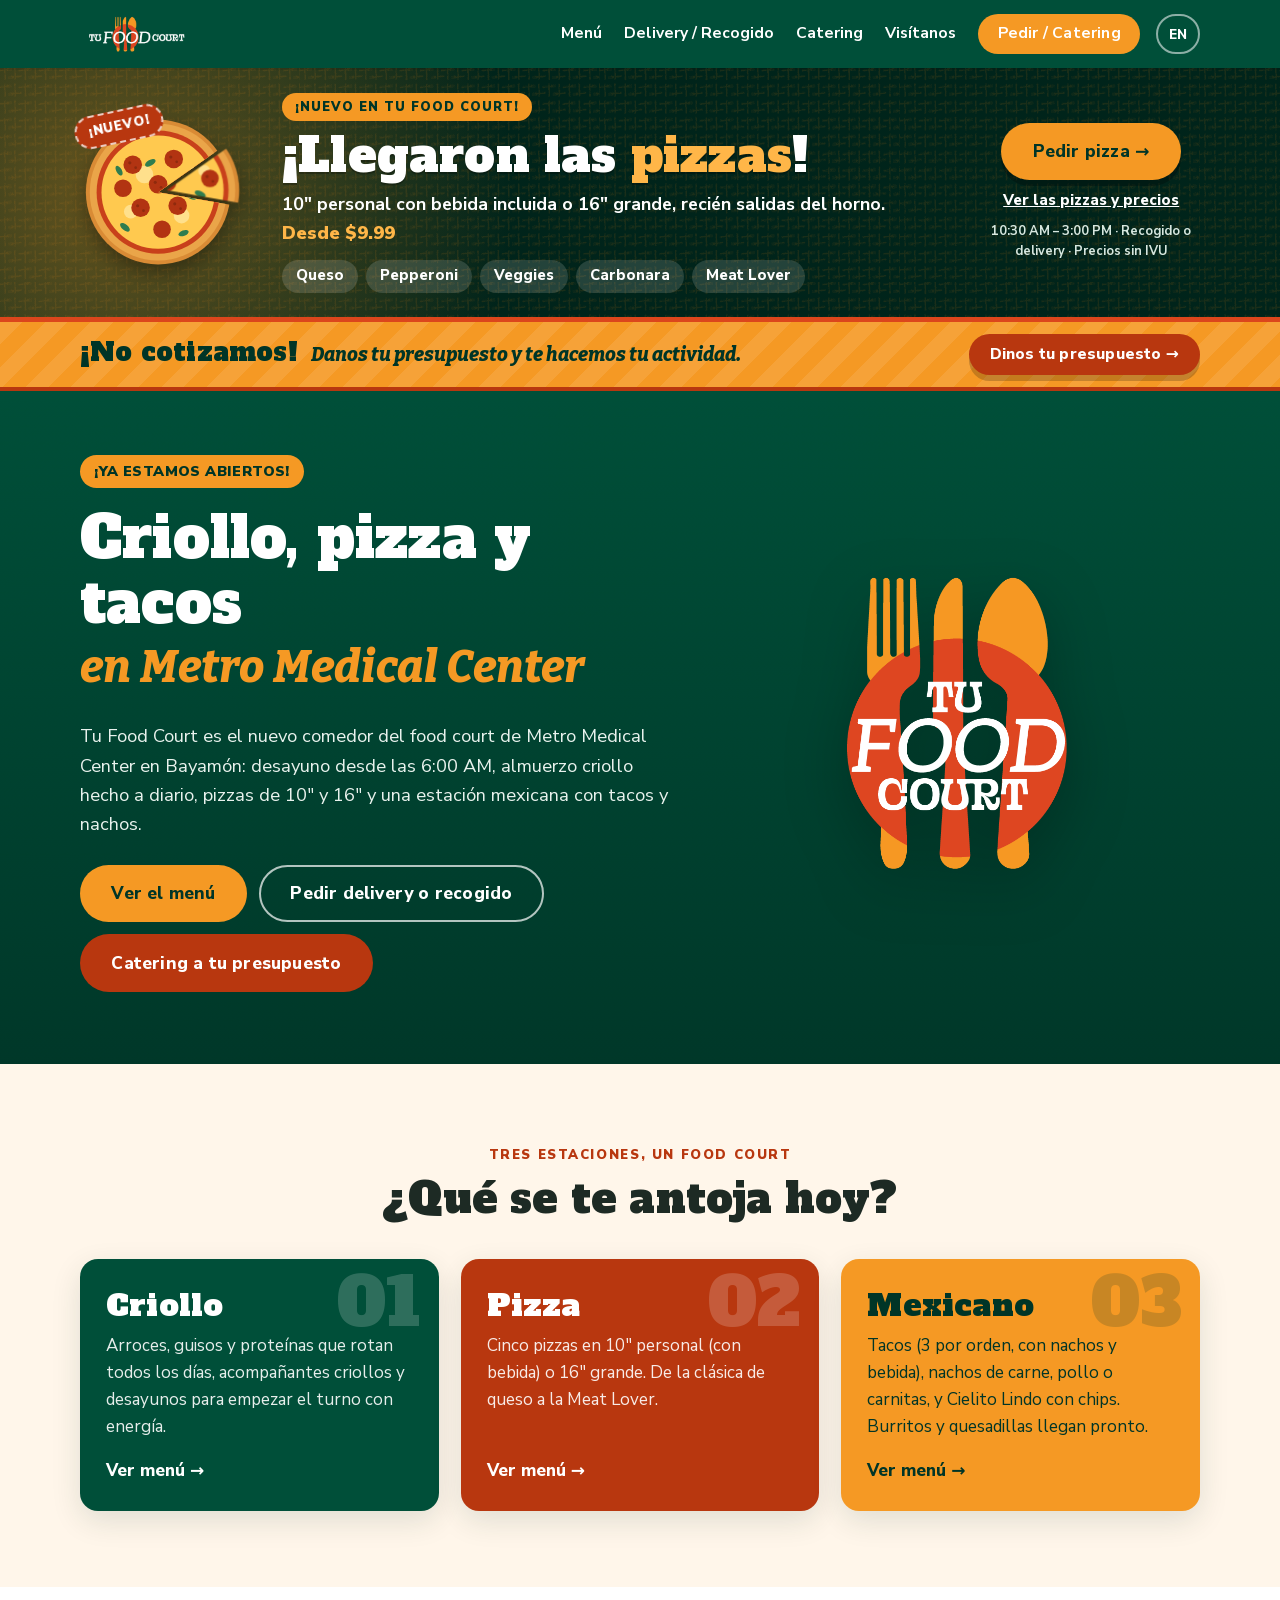
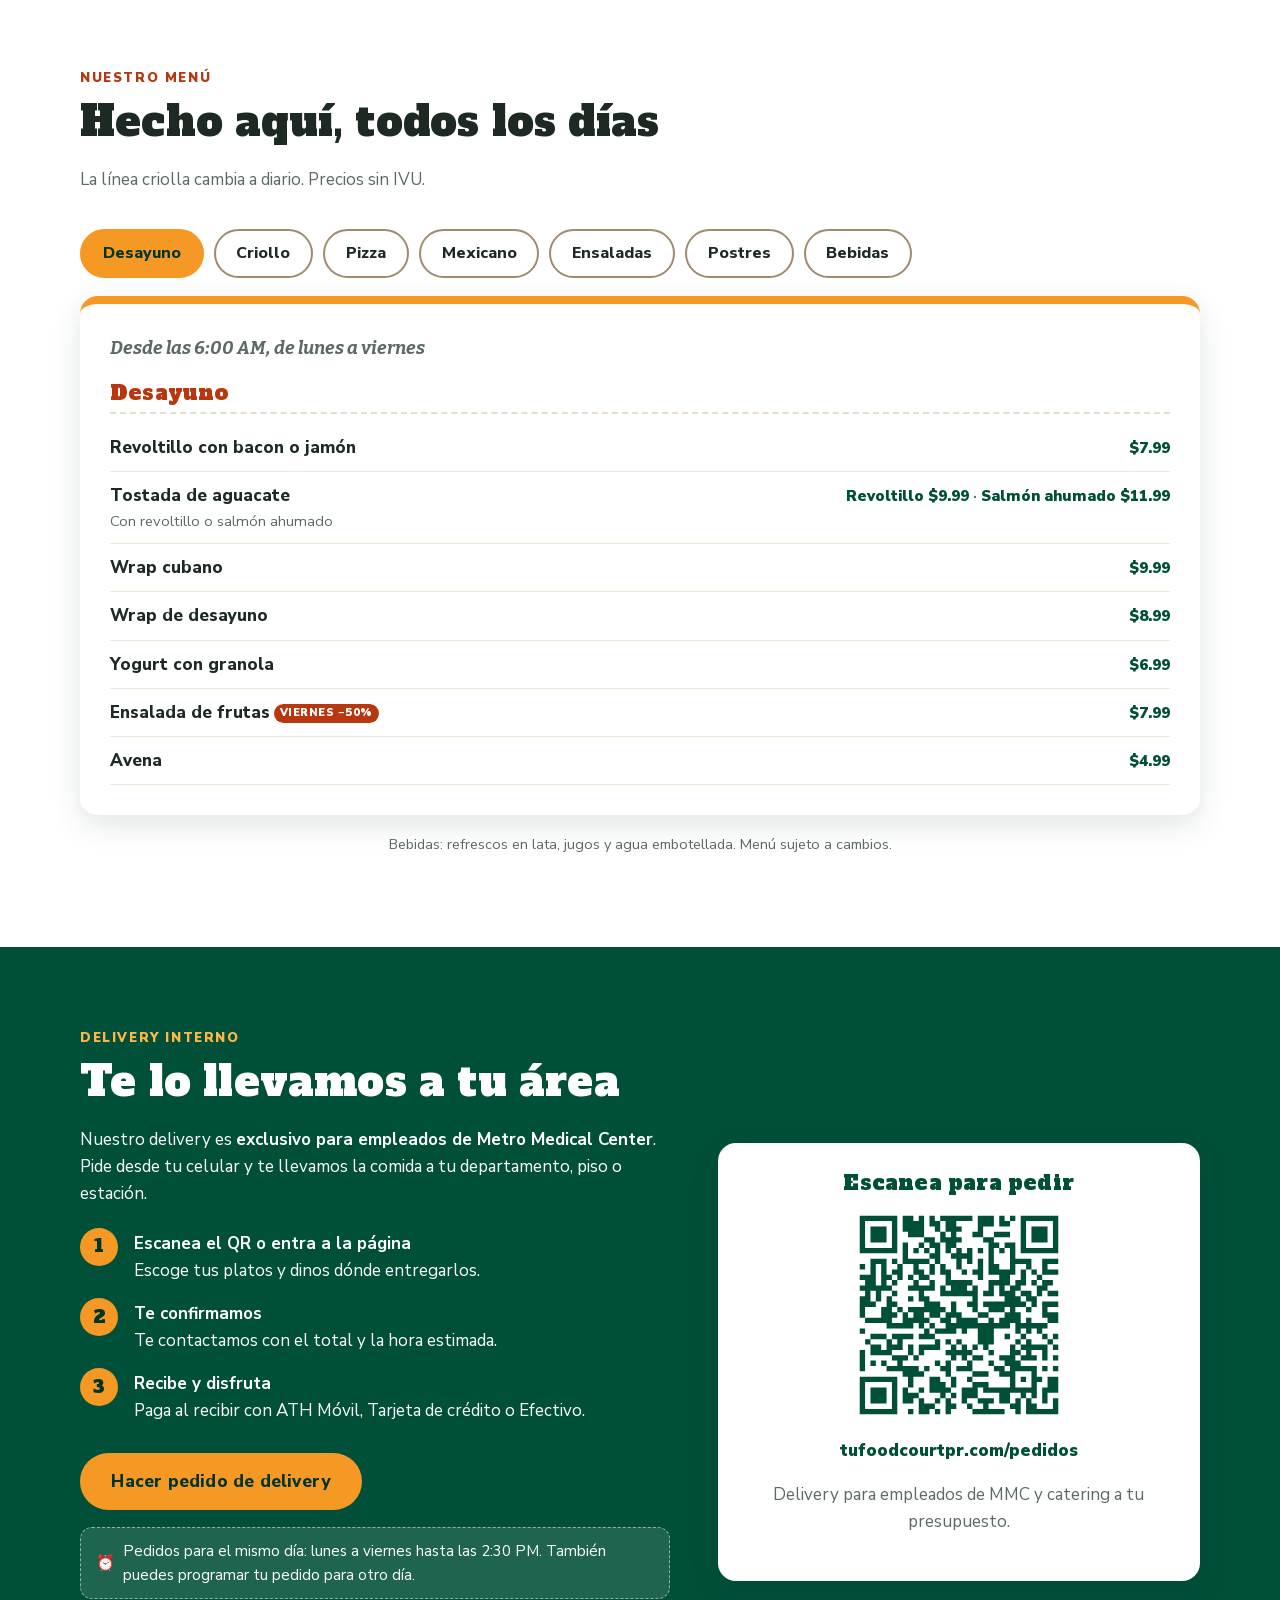
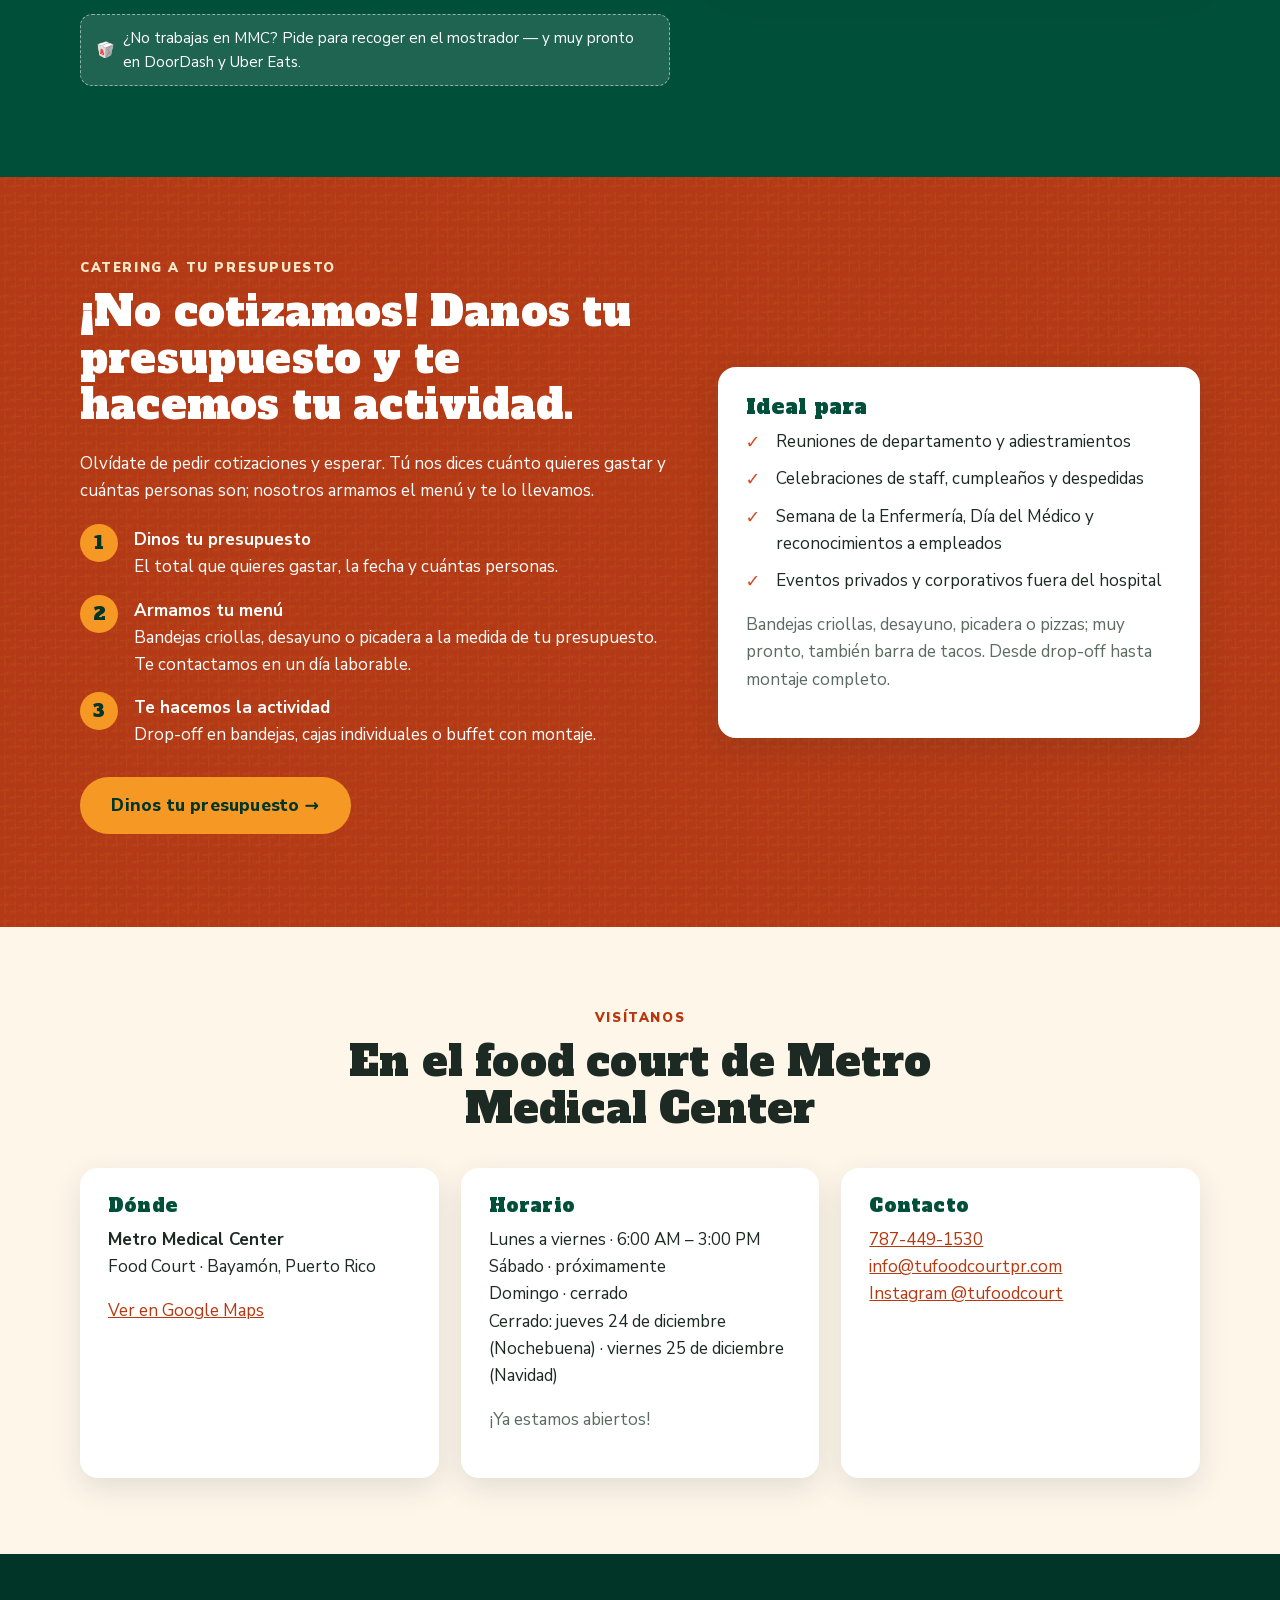
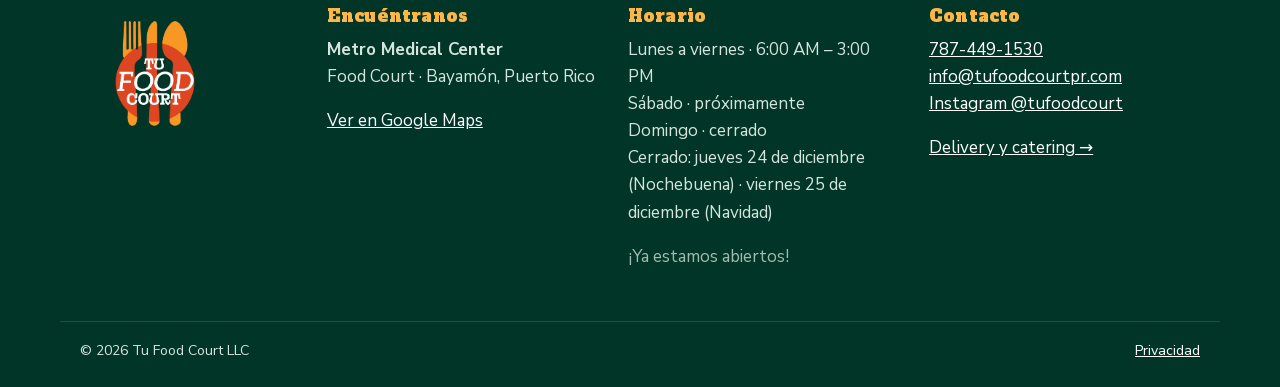
<file: index.html>
<!doctype html>
<html lang="es">
<head>
  <meta charset="utf-8">
  <meta name="viewport" content="width=device-width, initial-scale=1">
  <meta http-equiv="Content-Security-Policy" content="default-src 'self'; script-src 'self' 'unsafe-inline'; style-src 'self' 'unsafe-inline'; font-src 'self'; img-src 'self' data:; connect-src https://formsubmit.co https://docs.google.com; base-uri 'self'; form-action 'none'">
  <title>Tu Food Court · Criollo, Pizza y Tacos en Bayamón</title>
  <meta name="description" content="Tu Food Court: comida criolla, pizza y tacos en el food court de Metro Medical Center, Bayamón. Delivery para empleados de MMC y catering para tus eventos.">
  <link rel="canonical" href="https://tufoodcourtpr.com/">
  <meta property="og:type" content="website">
  <meta property="og:title" content="Tu Food Court · Metro Medical Center Bayamón">
  <meta property="og:description" content="Criollo, pizza y tacos. Delivery para empleados de Metro Medical Center y catering.">
  <meta property="og:image" content="https://tufoodcourtpr.com/assets/img/og-image.jpg">
  <meta property="og:image:width" content="1200">
  <meta property="og:image:height" content="630">
  <meta name="twitter:card" content="summary_large_image">
  <meta property="og:url" content="https://tufoodcourtpr.com/">
  <meta name="theme-color" content="#004f39">
  <link rel="icon" type="image/png" href="/assets/img/favicon.png">
  <link rel="apple-touch-icon" href="/assets/img/apple-touch-icon.png">
  <link rel="preconnect" href="https://docs.google.com" crossorigin>
  <link rel="preload" href="/assets/fonts/nunito-sans-latin.woff2" as="font" type="font/woff2" crossorigin>
  <link rel="preload" href="/assets/fonts/alfa-slab-one-latin.woff2" as="font" type="font/woff2" crossorigin>
  <link rel="stylesheet" href="/assets/css/site.css?v=20261127c">
  <script src="/assets/js/config.js?v=20261127c"></script><!-- in the head (home only) so the pre-paint banner script below can read it -->
  <script type="application/ld+json">
  {"@context":"https://schema.org","@type":"Restaurant","name":"Tu Food Court","url":"https://tufoodcourtpr.com/",
   "servesCuisine":["Puerto Rican","Pizza","Mexican"],"image":"https://tufoodcourtpr.com/assets/img/og-image.jpg",
   "email":"info@tufoodcourtpr.com","sameAs":["https://www.instagram.com/tufoodcourt/"],"acceptsReservations":"False","paymentAccepted":"ATH Móvil, Credit Card, Cash",
   "address":{"@type":"PostalAddress","streetAddress":"Metro Medical Center, Food Court","addressLocality":"Bayamón","addressRegion":"PR","addressCountry":"US"},
   "openingHoursSpecification":[
     {"@type":"OpeningHoursSpecification","dayOfWeek":["Monday","Tuesday","Wednesday","Thursday","Friday"],"opens":"06:00","closes":"15:00"}]}
  </script>
</head>
<body data-page="home" class="has-mobile-cta" data-title-en="Tu Food Court · Criollo, Pizza & Tacos in Bayamón">
  <a class="skip" href="#main" data-i18n="skip">Saltar al contenido</a>
  <header class="site-header" data-site-header></header>

  <main id="main">
    <!-- WEEKLY PROMO (filled by site.js from config.weeklyPromo; stays hidden when there is no promotion) -->
    <aside class="promo-hero" data-promo-banner aria-labelledby="promo-title" hidden></aside>

    <!-- PIZZA AD (config.pizzaAd: soft opening 2026-11-24). site.js shows it inside its dates while some pizza can be ordered, and turns it
         into a slim strip while the Friday-promo banner above is on. The list, the «Desde $…» price and the fine print are refreshed from
         menu.js + the «Precios» tab. -->
    <aside class="pz-ad" data-pizza-ad data-phase="soft" aria-labelledby="pz-ad-title" hidden>
      <div class="wrap pz-inner">
        <div class="pz-art" aria-hidden="true">
          <svg class="pz-pie" viewBox="0 0 172 160" width="172" height="160" focusable="false">
            <defs>
              <g id="pz-pie-g">
                <circle cx="80" cy="80" r="74" fill="#d98b35"/>
                <circle cx="80" cy="80" r="70" fill="#eaa549"/>
                <circle cx="80" cy="80" r="63" fill="#c8401b"/>
                <circle cx="80" cy="80" r="58" fill="#ffc94f"/>
                <circle cx="66" cy="62" r="9" fill="#ffe08c"/><circle cx="104" cy="104" r="8" fill="#ffe08c"/><circle cx="52" cy="100" r="7" fill="#ffe08c"/><circle cx="118" cy="60" r="6" fill="#ffe08c"/>
                <g fill="#b23412"><circle cx="54" cy="52" r="9.5"/><circle cx="96" cy="46" r="9.5"/><circle cx="62" cy="96" r="9.5"/><circle cx="100" cy="94" r="9.5"/><circle cx="80" cy="72" r="9.5"/><circle cx="44" cy="76" r="9"/><circle cx="84" cy="118" r="9"/><circle cx="124" cy="68" r="9"/></g>
                <g fill="#8f2a0d"><circle cx="51" cy="50" r="1.6"/><circle cx="57" cy="55" r="1.4"/><circle cx="93" cy="44" r="1.6"/><circle cx="99" cy="49" r="1.4"/><circle cx="59" cy="94" r="1.6"/><circle cx="65" cy="99" r="1.4"/><circle cx="97" cy="92" r="1.6"/><circle cx="103" cy="97" r="1.4"/><circle cx="77" cy="70" r="1.6"/><circle cx="83" cy="75" r="1.4"/><circle cx="121" cy="66" r="1.6"/><circle cx="127" cy="71" r="1.4"/></g>
                <g fill="#2f7d4f"><ellipse cx="72" cy="50" rx="6" ry="3" transform="rotate(-30 72 50)"/><ellipse cx="114" cy="84" rx="6" ry="3" transform="rotate(25 114 84)"/><ellipse cx="46" cy="116" rx="6" ry="3" transform="rotate(40 46 116)"/><ellipse cx="106" cy="122" rx="5.5" ry="2.8" transform="rotate(-20 106 122)"/><ellipse cx="40" cy="58" rx="5.5" ry="2.8" transform="rotate(60 40 58)"/></g>
              </g>
              <clipPath id="pz-rest"><path clip-rule="evenodd" d="M-20-20H180V180H-20Z M80 80 L153.7 28.4 L168.6 95.6Z"/></clipPath>
              <clipPath id="pz-slice"><path d="M80 80 L153.7 28.4 L168.6 95.6Z"/></clipPath>
            </defs>
            <use href="#pz-pie-g" clip-path="url(#pz-rest)"/>
            <g class="pz-slice"><use href="#pz-pie-g" clip-path="url(#pz-slice)" transform="translate(9 -2)"/></g>
          </svg>
          <span class="pz-new" data-i18n="pz.new">¡Nuevo!</span>
        </div>
        <div class="pz-copy">
          <span class="pz-kicker pz-k-soft" data-i18n="pz.kSoft">Soft opening esta semana</span>
          <span class="pz-kicker pz-k-new" data-i18n="pz.kNew">¡Nuevo en Tu Food Court!</span>
          <p class="pz-title" id="pz-ad-title" data-i18n="pz.title">¡Llegaron las <span class="pz-hl">pizzas</span>!</p>
          <p class="pz-sub"><span data-i18n="pz.sub">10" personal con bebida incluida o 16" grande, recién salidas del horno.</span> <strong class="pz-from" data-pz-from>Desde $9.99</strong></p>
          <ul class="pz-list" data-pz-list>
            <li>Queso</li><li>Pepperoni</li><li>Veggies</li><li>Carbonara</li><li>Meat Lover</li>
          </ul>
          <p class="pz-soft" data-i18n="pz.soft">Ven a probarlas esta semana y dinos qué te parecen.</p>
        </div>
        <div class="pz-act">
          <a class="btn btn-amber btn-lg" href="/delivery/?estacion=pizza" data-i18n="pz.cta">Pedir pizza →</a>
          <a class="pz-menu" href="#menu" data-station-link="pizza" data-i18n="pz.menu">Ver las pizzas y precios</a>
          <span class="pz-fine" data-pz-fine>10:30 AM – 3:00 PM&nbsp;· Recogido o delivery&nbsp;· Precios sin IVU</span>
        </div>
      </div>
    </aside>

    <!-- CATERING AD (every day, config.cateringAd; site.js turns it into a slim strip while the Friday-promo banner or the pizza ad above is on) -->
    <aside class="cat-ad" data-catering-ad aria-labelledby="cat-ad-title">
      <div class="wrap cat-inner">
        <div class="cat-badge" aria-hidden="true"><span class="cb-sign">$</span><span class="cb-txt" data-i18n="ad.badge">Tú pones el presupuesto</span></div>
        <div class="cat-copy">
          <span class="cat-kicker" data-i18n="ad.kicker">Catering para tu actividad</span>
          <p class="cat-title" id="cat-ad-title" data-i18n="ad.title">¡No cotizamos!</p>
          <p class="cat-sub" data-i18n="ad.sub">Danos tu presupuesto y te hacemos tu actividad.</p>
          <ul class="cat-points">
            <li data-i18n="ad.p1">Tú dices cuánto quieres gastar</li>
            <li data-i18n="ad.p2">Nosotros armamos el menú</li>
            <li data-i18n="ad.p3">Reuniones, cumpleaños, celebraciones de staff y eventos privados</li>
          </ul>
        </div>
        <div class="cat-act">
          <a class="btn btn-red btn-lg" href="/catering/" data-i18n="ad.cta">Dinos tu presupuesto →</a>
          <span class="cat-fine" data-i18n="ad.fine">Te contactamos en un día laborable</span>
        </div>
      </div>
    </aside>
    <script>
      // Before the first paint: decide which top banner is big, so nothing jumps when site.js fills them in. One big banner at a time:
      // the Friday promo (from config.weeklyPromo.announceDaysBefore days ahead until the promo day's last call), otherwise the pizza ad
      // (config.pizzaAd dates); the others become slim strips under it. Puerto Rico time. site.js (TFC.promoNext / promoBanner, pizzaPhase /
      // pizzaAd, topBanners) has the final word (it also hides the pizza ad when no pizza can be ordered, once the «Precios» tab has
      // answered); keep these rules in step with it.
      (function () {
        try {
          var C = window.TFC_CONFIG, ad = document.querySelector('[data-catering-ad]'), pz = document.querySelector('[data-pizza-ad]');
          if (C.cateringAd === false) ad.hidden = true;
          var o = {};
          new Intl.DateTimeFormat('en-US', { timeZone: C.timeZone, hourCycle: 'h23', weekday: 'short', year: 'numeric', month: '2-digit', day: '2-digit', hour: '2-digit', minute: '2-digit' })
            .formatToParts(new Date()).forEach(function (x) { o[x.type] = x.value; });
          var today = o.year + '-' + o.month + '-' + o.day, promo = false, pizza = false;
          var p = C.weeklyPromo, h = p && C.schedule[p.day];
          if (p && p.percent > 0 && p.percent < 100 && Array.isArray(p.items) && Array.isArray(h) && !(p.from && today < p.from)) {
            var dow = ['Sun', 'Mon', 'Tue', 'Wed', 'Thu', 'Fri', 'Sat'].indexOf(o.weekday);
            var c = h[1].split(':'), last = +c[0] * 60 + +c[1] - C.lastCallMinutesBeforeClose;
            var days = (p.day - dow + 7) % 7;
            if (days === 0 && +o.hour * 60 + +o.minute >= last) days = 7;
            var pd = new Date(Date.UTC(+o.year, +o.month - 1, +o.day + days)).toISOString().slice(0, 10);
            if (C.closedDates && Object.prototype.hasOwnProperty.call(C.closedDates, pd)) days = 99; // a holiday (config.closedDates): no promo that week
            var ann = Number.isInteger(p.announceDaysBefore) && p.announceDaysBefore >= 0 ? p.announceDaysBefore : 1;
            if (days <= ann) {
              var b = document.querySelector('[data-promo-banner]');
              b.hidden = false;
              b.classList.add('is-pending');
              promo = true;
            }
          }
          var z = C.pizzaAd, seen = null;
          try { seen = localStorage.getItem('tfc-pizza-ad'); } catch (e2) { /* storage unavailable */ }
          // seen === '0': this device's last look at the «Precios» tab found no pizza to order (site.js PIZZA_FLAG): start hidden.
          if (z && z.from && today >= z.from && !(z.until && today > z.until) && !(Array.isArray(C.comingSoon) && C.comingSoon.indexOf('pizza') !== -1) && seen !== '0') {
            pz.dataset.phase = z.softOpeningUntil && today <= z.softOpeningUntil ? 'soft' : 'new';
            if (promo) pz.classList.add('is-slim');
            pz.hidden = false;
            pizza = true;
          }
          if (promo || pizza) ad.classList.add('is-slim');
        } catch (e) { /* site.js decides */ }
      })();
    </script>

    <!-- HERO -->
    <section class="hero">
      <div class="wrap">
        <div>
          <span class="hero-badge" data-cfg="openingLabel">¡Ya estamos abiertos!</span>
          <h1><span data-i18n="hero.title">Criollo, pizza y tacos</span>
            <span class="accent" data-i18n="hero.sub">en Metro Medical Center</span></h1>
          <p class="hero-lead" data-i18n="hero.lead">Tu Food Court es el nuevo comedor del food court de Metro Medical Center en Bayamón: desayuno desde las 6:00 AM, almuerzo criollo hecho a diario, pizzas de 10" y 16" y una estación mexicana con tacos y nachos.</p>
          <div class="hero-ctas">
            <a class="btn btn-amber btn-lg" href="#menu" data-i18n="hero.cta1">Ver el menú</a>
            <a class="btn btn-ghost btn-lg" href="/delivery/" data-i18n="hero.cta2">Pedir delivery o recogido</a>
            <a class="btn btn-red btn-lg" href="/catering/" data-i18n="hero.cta3">Catering a tu presupuesto</a>
          </div>
        </div>
        <img class="hero-logo" src="/assets/img/logo-v1.png" alt="Tu Food Court" width="823" height="717" fetchpriority="high">
      </div>
    </section>

    <!-- STATIONS -->
    <section class="section" id="estaciones">
      <div class="wrap">
        <div class="section-head center">
          <span class="eyebrow" data-i18n="st.eyebrow">Tres estaciones, un food court</span>
          <h2 data-i18n="st.title">¿Qué se te antoja hoy?</h2>
        </div>
        <div class="stations">
          <article class="station station-green">
            <span class="station-num" aria-hidden="true">01</span>
            <h3>Criollo</h3>
            <p data-i18n="st.criollo">Arroces, guisos y proteínas que rotan todos los días, acompañantes criollos y desayunos para empezar el turno con energía.</p>
            <a href="#menu" data-station-link="criollo" data-i18n="st.see">Ver menú →</a>
          </article>
          <article class="station station-red">
            <span class="station-num" aria-hidden="true">02</span>
            <span class="soon-badge" data-soon="pizza" data-i18n="soon" hidden>Próximamente</span>
            <h3>Pizza</h3>
            <p data-i18n="st.pizza">Cinco pizzas en 10" personal (con bebida) o 16" grande. De la clásica de queso a la Meat Lover.</p>
            <a href="#menu" data-station-link="pizza" data-i18n="st.see">Ver menú →</a>
          </article>
          <article class="station station-amber">
            <span class="station-num" aria-hidden="true">03</span>
            <span class="soon-badge" data-soon="mexicano" data-i18n="soon" hidden>Próximamente</span>
            <h3 data-i18n="st.mexTitle">Mexicano</h3>
            <p data-i18n="st.mex">Tacos (3 por orden, con nachos y bebida), nachos de carne, pollo o carnitas, y Cielito Lindo con chips. Burritos y quesadillas llegan pronto.</p>
            <a href="#menu" data-station-link="mexicano" data-i18n="st.see">Ver menú →</a>
          </article>
        </div>
      </div>
    </section>

    <!-- MENU -->
    <section class="section section-paper" id="menu">
      <div class="wrap">
        <div class="section-head">
          <span class="eyebrow" data-i18n="menu.eyebrow">Nuestro menú</span>
          <h2 data-i18n="menu.title">Hecho aquí, todos los días</h2>
          <p class="muted" data-i18n="menu.lead">La línea criolla cambia a diario. Precios sin IVU.</p>
        </div>
        <div data-menu></div>
        <p class="menu-foot" data-i18n="menu.foot">Bebidas: refrescos en lata, jugos y agua embotellada. Menú sujeto a cambios.</p>
      </div>
    </section>

    <!-- DELIVERY -->
    <section class="section section-green" id="delivery">
      <div class="wrap split">
        <div>
          <span class="eyebrow" data-i18n="dl.eyebrow">Delivery interno</span>
          <h2 data-i18n="dl.title">Te lo llevamos a tu área</h2>
          <p data-i18n="dl.lead">Nuestro delivery es <strong>exclusivo para empleados de Metro Medical Center</strong>. Pide desde tu celular y te llevamos la comida a tu departamento, piso o estación.</p>
          <ol class="steps">
            <li><strong data-i18n="dl.s1t">Escanea el QR o entra a la página</strong><span data-i18n="dl.s1">Escoge tus platos y dinos dónde entregarlos.</span></li>
            <li><strong data-i18n="dl.s2t">Te confirmamos</strong><span data-i18n="dl.s2">Te contactamos con el total y la hora estimada.</span></li>
            <li><strong data-i18n="dl.s3t">Recibe y disfruta</strong><span><span data-i18n="dl.s3">Paga al recibir con</span> <span data-cfg-pay></span>.</span></li>
          </ol>
          <p><a class="btn btn-amber btn-lg" href="/delivery/" data-i18n="dl.cta">Hacer pedido de delivery</a></p>
          <p class="pill-note"><span aria-hidden="true">⏰</span> <span data-cfg-lastcall></span></p>
          <p class="pill-note"><span aria-hidden="true">🥡</span> <span data-i18n="dl.soon">¿No trabajas en MMC? Pide para recoger en el mostrador — y muy pronto en DoorDash y Uber Eats.</span></p>
        </div>
        <div class="card qr-card">
          <h3 data-i18n="qr.title">Escanea para pedir</h3>
          <img src="/assets/img/qr/qr-pedidos.svg" alt="Código QR para pedidos de delivery y catering" width="220" height="220">
          <p class="url">tufoodcourtpr.com/pedidos</p>
          <p class="muted" data-i18n="qr.lead">Delivery para empleados de MMC y catering a tu presupuesto.</p>
        </div>
      </div>
    </section>

    <!-- CATERING -->
    <section class="section section-red" id="catering">
      <div class="wrap split">
        <div>
          <span class="eyebrow" data-i18n="ct.eyebrow">Catering a tu presupuesto</span>
          <h2 data-i18n="ct.title">¡No cotizamos! Danos tu presupuesto y te hacemos tu actividad.</h2>
          <p data-i18n="ct.lead">Olvídate de pedir cotizaciones y esperar. Tú nos dices cuánto quieres gastar y cuántas personas son; nosotros armamos el menú y te lo llevamos.</p>
          <ol class="steps">
            <li><strong data-i18n="ct.s1t">Dinos tu presupuesto</strong><span data-i18n="ct.s1">El total que quieres gastar, la fecha y cuántas personas.</span></li>
            <li><strong data-i18n="ct.s2t">Armamos tu menú</strong><span data-i18n="ct.s2">Bandejas criollas, desayuno o picadera a la medida de tu presupuesto. Te contactamos en un día laborable.</span></li>
            <li><strong data-i18n="ct.s3t">Te hacemos la actividad</strong><span data-i18n="ct.s3">Drop-off en bandejas, cajas individuales o buffet con montaje.</span></li>
          </ol>
          <p><a class="btn btn-amber btn-lg" href="/catering/" data-i18n="ct.cta">Dinos tu presupuesto →</a></p>
        </div>
        <div class="card">
          <h3 data-i18n="ct.cardTitle">Ideal para</h3>
          <ul class="check-list">
            <li data-i18n="ct.i1">Reuniones de departamento y adiestramientos</li>
            <li data-i18n="ct.i2">Celebraciones de staff, cumpleaños y despedidas</li>
            <li data-i18n="ct.i3">Semana de la Enfermería, Día del Médico y reconocimientos a empleados</li>
            <li data-i18n="ct.i4">Eventos privados y corporativos fuera del hospital</li>
          </ul>
          <p class="muted" data-i18n="ct.lead2">Bandejas criollas, desayuno, picadera o pizzas; muy pronto, también barra de tacos. Desde drop-off hasta montaje completo.</p>
        </div>
      </div>
    </section>

    <!-- VISIT -->
    <section class="section" id="visitanos">
      <div class="wrap">
        <div class="section-head center">
          <span class="eyebrow" data-i18n="vs.eyebrow">Visítanos</span>
          <h2 data-i18n="vs.title">En el food court de Metro Medical Center</h2>
        </div>
        <div class="visit-grid">
          <div class="card">
            <h3 data-i18n="vs.where">Dónde</h3>
            <p><strong data-cfg="locationName"></strong><br><span data-cfg="locationArea"></span></p>
            <a data-cfg-maps href="#" target="_blank" rel="noopener" data-i18n="footer.map">Ver en Google Maps</a>
          </div>
          <div class="card">
            <h3 data-i18n="vs.hours">Horario</h3>
            <p data-cfg="hours"></p>
            <p class="muted" data-cfg="openingLabel"></p>
          </div>
          <div class="card">
            <h3 data-i18n="vs.contact">Contacto</h3>
            <p data-cfg-contact></p>
          </div>
        </div>
      </div>
    </section>
  </main>

  <div class="mobile-cta">
    <a class="btn btn-amber" href="/delivery/" data-i18n="m.delivery">Delivery / Recogido</a>
    <a class="btn btn-red" href="/catering/" data-i18n="m.catering">Catering</a>
  </div>

  <footer class="site-footer" data-site-footer></footer>

  <script src="/assets/js/menu.js?v=20261127c"></script>
  <script src="/assets/js/prices.js?v=20261127c"></script>
  <script src="/assets/js/i18n.js?v=20261127c"></script>
  <script src="/assets/js/site.js?v=20261127c"></script>
  <script src="/assets/js/criollo.js?v=20261127c"></script>
  <script>
    document.querySelectorAll('[data-station-link]').forEach(function (a) {
      a.addEventListener('click', function () {
        var m = document.querySelector('[data-menu]');
        m.dataset.active = a.dataset.stationLink; // honoured by the next render even while "Cargando el menú…" is showing
        var b = m.querySelector('[data-station="' + a.dataset.stationLink + '"]');
        if (b) b.click();
      });
    });
  </script>
</body>
</html>
</file>
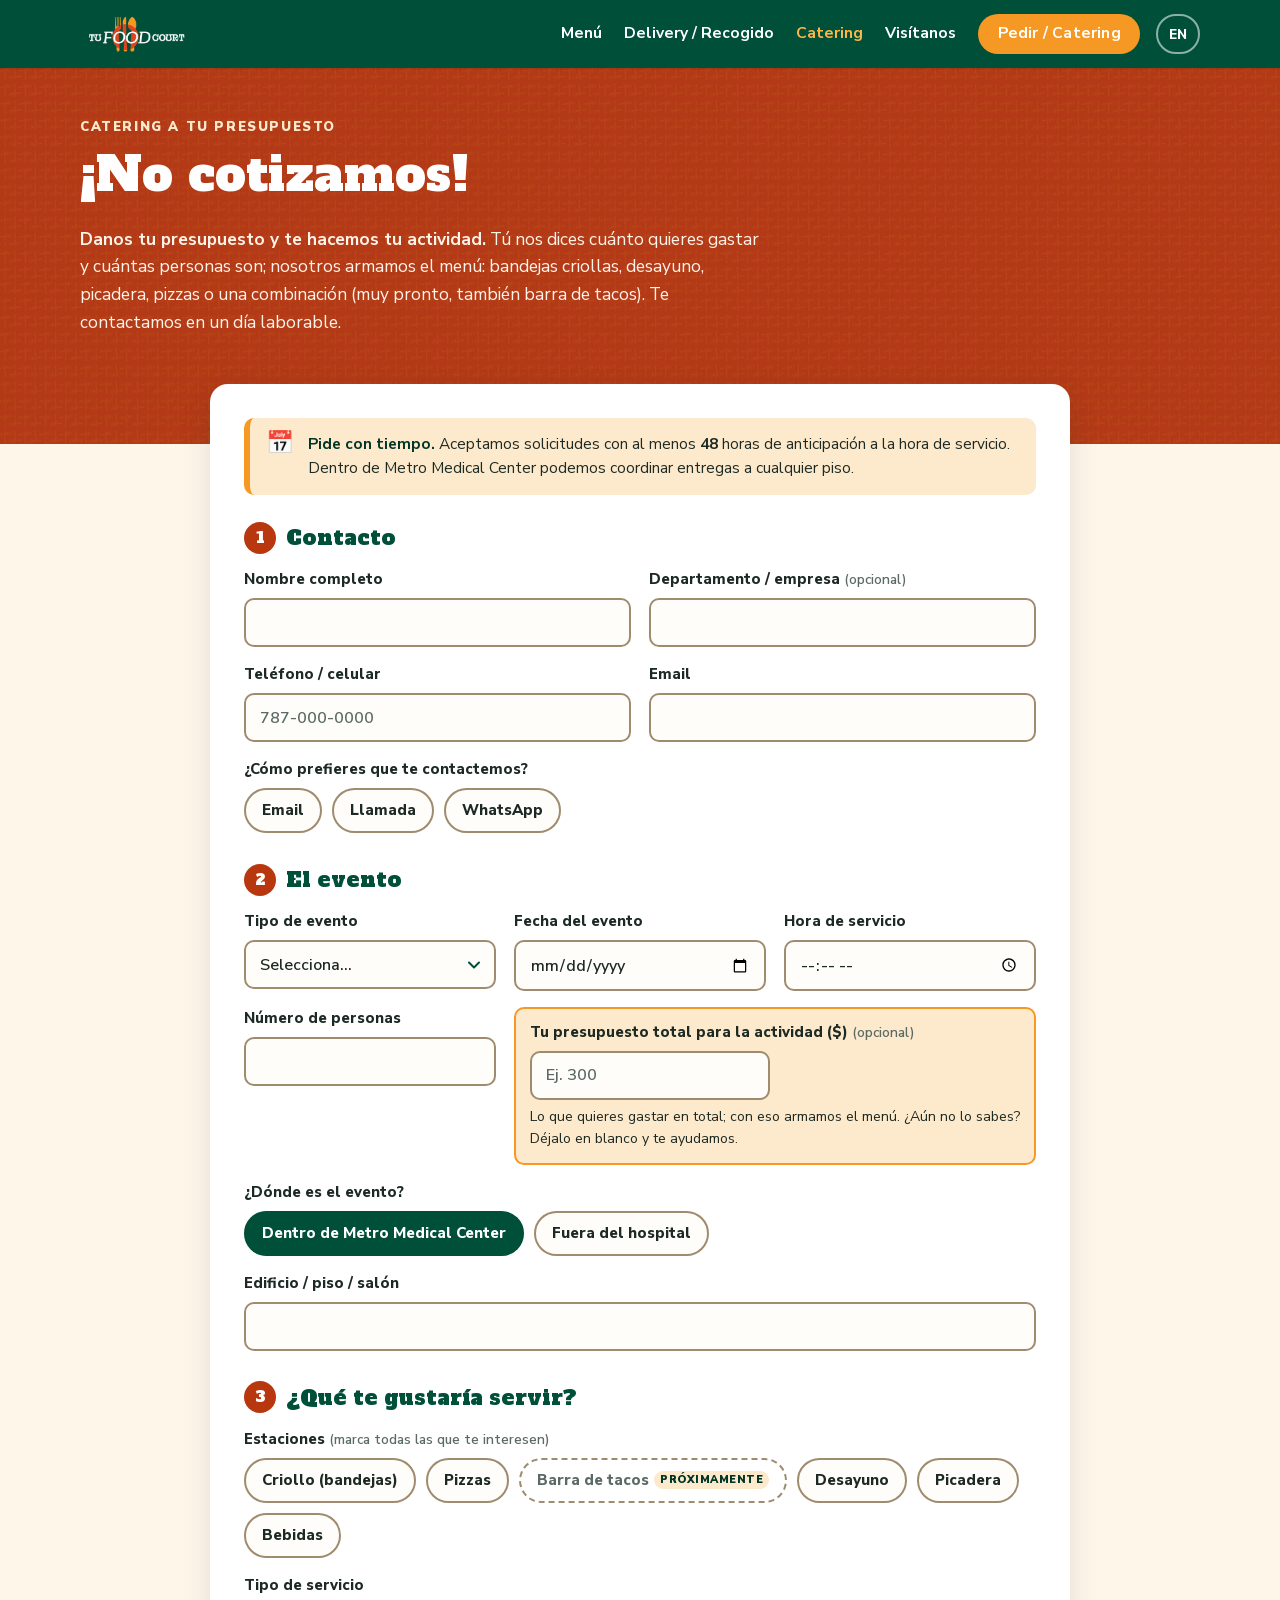
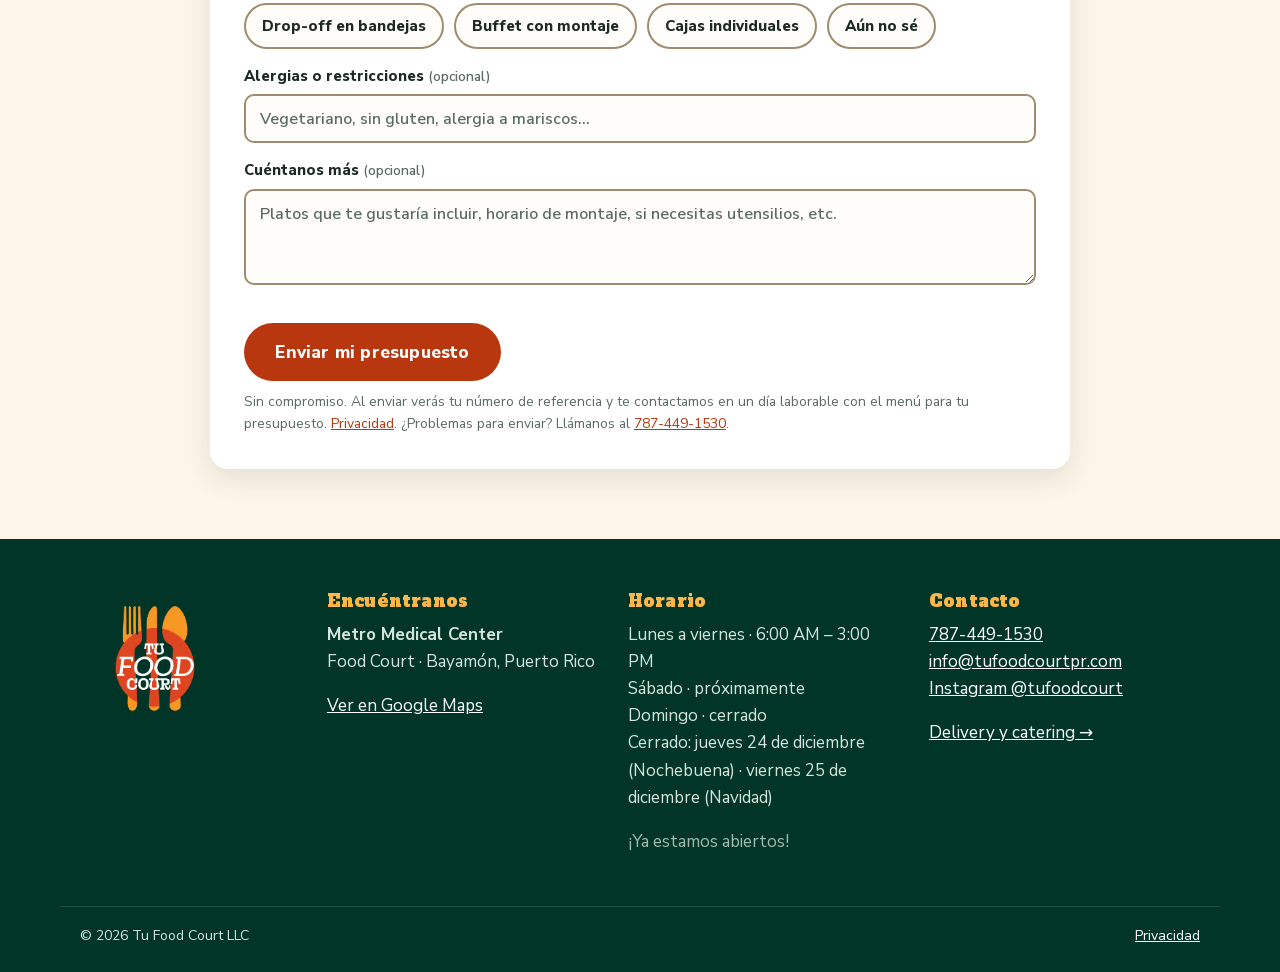
<file: catering/index.html>
<!doctype html>
<html lang="es">
<head>
  <meta charset="utf-8">
  <meta name="viewport" content="width=device-width, initial-scale=1">
  <meta http-equiv="Content-Security-Policy" content="default-src 'self'; script-src 'self' 'unsafe-inline'; style-src 'self' 'unsafe-inline'; font-src 'self'; img-src 'self' data:; connect-src https://formsubmit.co https://docs.google.com; base-uri 'self'; form-action 'none'">
  <title>Catering a tu presupuesto · Tu Food Court · Bayamón</title>
  <meta name="description" content="¡No cotizamos! Danos tu presupuesto y te hacemos tu actividad: catering criollo, desayuno y picadera para reuniones, celebraciones de staff y eventos en Bayamón.">
  <link rel="canonical" href="https://tufoodcourtpr.com/catering/">
  <meta property="og:type" content="website">
  <meta property="og:title" content="Catering a tu presupuesto · Tu Food Court">
  <meta property="og:description" content="¡No cotizamos! Danos tu presupuesto y te hacemos tu actividad. Bandejas criollas, desayuno o picadera para tu reunión o evento.">
  <meta property="og:url" content="https://tufoodcourtpr.com/catering/">
  <meta property="og:image" content="https://tufoodcourtpr.com/assets/img/og-image.jpg">
  <meta property="og:image:width" content="1200">
  <meta property="og:image:height" content="630">
  <meta name="twitter:card" content="summary_large_image">
  <meta name="theme-color" content="#004f39">
  <link rel="icon" type="image/png" href="/assets/img/favicon.png">
  <link rel="apple-touch-icon" href="/assets/img/apple-touch-icon.png">
  <link rel="preload" href="/assets/fonts/nunito-sans-latin.woff2" as="font" type="font/woff2" crossorigin>
  <link rel="preload" href="/assets/fonts/alfa-slab-one-latin.woff2" as="font" type="font/woff2" crossorigin>
  <link rel="stylesheet" href="/assets/css/site.css?v=20261127c">
</head>
<body data-page="catering" data-title-en="Catering on your budget · Tu Food Court · Bayamón">
  <a class="skip" href="#main" data-i18n="skip">Saltar al contenido</a>
  <header class="site-header" data-site-header></header>

  <main id="main">
    <section class="page-hero red">
      <div class="wrap">
        <span class="eyebrow" data-i18n="c.eyebrow">Catering a tu presupuesto</span>
        <h1 data-i18n="c.title">¡No cotizamos!</h1>
        <p data-i18n="c.lead"><strong>Danos tu presupuesto y te hacemos tu actividad.</strong> Tú nos dices cuánto quieres gastar y cuántas personas son; nosotros armamos el menú: bandejas criollas, desayuno, picadera, pizzas o una combinación (muy pronto, también barra de tacos). Te contactamos en un día laborable.</p>
      </div>
    </section>

    <section class="form-shell">
      <div class="wrap">
        <div class="form-card">
          <div class="notice" role="note">
            <span class="notice-icon" aria-hidden="true">📅</span>
            <div>
              <strong data-i18n="c.noteT">Pide con tiempo.</strong>
              <span data-i18n="c.note">Aceptamos solicitudes con al menos <b data-lead>48</b> horas de anticipación a la hora de servicio. Dentro de Metro Medical Center podemos coordinar entregas a cualquier piso.</span>
            </div>
          </div>

          <form data-form="catering" method="post" novalidate autocomplete="on">
            <input class="hp" type="text" name="_honey" tabindex="-1" autocomplete="off" aria-hidden="true">

            <fieldset>
              <legend><span class="n">1</span><span data-i18n="c.f1">Contacto</span></legend>
              <div class="grid-2">
                <div class="field">
                  <label for="c-nombre" data-i18n="f.name">Nombre completo</label>
                  <input id="c-nombre" name="nombre" type="text" required autocomplete="name" maxlength="80">
                </div>
                <div class="field">
                  <label for="c-org" data-i18n="c.org">Departamento / empresa <span class="hint">(opcional)</span></label>
                  <input id="c-org" name="organizacion" type="text" autocomplete="organization" maxlength="80">
                </div>
                <div class="field">
                  <label for="c-tel" data-i18n="f.phone">Teléfono / celular</label>
                  <input id="c-tel" name="telefono" type="tel" required autocomplete="tel" inputmode="tel" placeholder="787-000-0000" maxlength="40">
                </div>
                <div class="field">
                  <label for="c-email" data-i18n="f.email">Email</label>
                  <input id="c-email" name="email" type="email" required autocomplete="email" inputmode="email" maxlength="120">
                </div>
                <div class="field span-2" role="group" aria-labelledby="c-pref-l">
                  <span class="label" id="c-pref-l" data-i18n="c.pref">¿Cómo prefieres que te contactemos?</span>
                  <div class="chips">
                    <label class="chip"><input type="radio" name="contacto_pref" value="Email" required><span>Email</span></label>
                    <label class="chip"><input type="radio" name="contacto_pref" value="Teléfono"><span data-i18n="c.prefPhone">Llamada</span></label>
                    <label class="chip"><input type="radio" name="contacto_pref" value="WhatsApp"><span>WhatsApp</span></label>
                  </div>
                </div>
              </div>
            </fieldset>

            <fieldset>
              <legend><span class="n">2</span><span data-i18n="c.f2">El evento</span></legend>
              <div class="grid-3">
                <div class="field">
                  <label for="c-tipo" data-i18n="c.type">Tipo de evento</label>
                  <select id="c-tipo" name="tipo_evento" required>
                    <option value="" data-i18n="f.choose">Selecciona…</option>
                    <option value="Reunión / adiestramiento" data-i18n="c.t1">Reunión o adiestramiento</option>
                    <option value="Celebración de staff" data-i18n="c.t2">Celebración de staff</option>
                    <option value="Semana de reconocimiento" data-i18n="c.t3">Semana de reconocimiento</option>
                    <option value="Cumpleaños / despedida" data-i18n="c.t4">Cumpleaños o despedida</option>
                    <option value="Evento corporativo" data-i18n="c.t5">Evento corporativo</option>
                    <option value="Evento familiar / privado" data-i18n="c.t6">Evento familiar o privado</option>
                    <option value="Otro" data-i18n="c.t7">Otro</option>
                  </select>
                </div>
                <div class="field">
                  <label for="c-fecha" data-i18n="c.date">Fecha del evento</label>
                  <input id="c-fecha" name="fecha_evento" type="date" required>
                </div>
                <div class="field">
                  <label for="c-hora" data-i18n="c.time">Hora de servicio</label>
                  <input id="c-hora" name="hora" type="time" required>
                </div>
                <div class="field">
                  <label for="c-inv" data-i18n="c.guests">Número de personas</label>
                  <input id="c-inv" name="invitados" type="number" required min="1" max="2000" step="1" inputmode="numeric">
                </div>
                <div class="field span-2 budget-field">
                  <label for="c-pres" data-i18n="c.budget">Tu presupuesto total para la actividad ($) <span class="hint">(opcional)</span></label>
                  <input id="c-pres" name="presupuesto" type="number" min="1" max="100000" step="1" inputmode="numeric" data-i18n-ph="c.budgetPh" placeholder="Ej. 300">
                  <p class="budget-note"><span data-i18n="c.budgetHint">Lo que quieres gastar en total; con eso armamos el menú. ¿Aún no lo sabes? Déjalo en blanco y te ayudamos.</span> <strong data-per-person aria-live="polite"></strong></p>
                </div>
                <div class="field span-3" role="group" aria-labelledby="c-where-l">
                  <span class="label" id="c-where-l" data-i18n="c.whereT">¿Dónde es el evento?</span>
                  <div class="chips">
                    <label class="chip"><input type="radio" name="lugar_tipo" value="Dentro de Metro Medical Center" required checked><span data-i18n="c.w1">Dentro de Metro Medical Center</span></label>
                    <label class="chip"><input type="radio" name="lugar_tipo" value="Fuera de Metro Medical Center"><span data-i18n="c.w2">Fuera del hospital</span></label>
                  </div>
                </div>
                <div class="field span-3" data-address>
                  <label for="c-dir"><span>Edificio / piso / salón</span></label>
                  <input id="c-dir" name="direccion" type="text" required maxlength="160" autocomplete="off">
                </div>
              </div>
            </fieldset>

            <fieldset>
              <legend><span class="n">3</span><span data-i18n="c.f3">¿Qué te gustaría servir?</span></legend>
              <div class="grid-2">
                <div class="field span-2" role="group" aria-labelledby="c-stations-l">
                  <span class="label" id="c-stations-l" data-i18n="c.stations">Estaciones <span class="hint">(marca todas las que te interesen)</span></span>
                  <div class="chips">
                    <label class="chip"><input type="checkbox" name="estaciones" value="Criollo"><span data-i18n="c.s1">Criollo (bandejas)</span></label>
                    <label class="chip"><input type="checkbox" name="estaciones" value="Pizza" data-soon-station="pizza"><span><span data-i18n="c.s2">Pizzas</span> <span class="soon-tag" data-soon="pizza" data-i18n="soon">Próximamente</span></span></label>
                    <label class="chip"><input type="checkbox" name="estaciones" value="Tacos / Mexicano" data-soon-station="catering-tacos"><span><span data-i18n="c.s3">Barra de tacos</span> <span class="soon-tag" data-soon="catering-tacos" data-i18n="soon">Próximamente</span></span></label>
                    <label class="chip"><input type="checkbox" name="estaciones" value="Desayuno"><span data-i18n="c.s4">Desayuno</span></label>
                    <label class="chip"><input type="checkbox" name="estaciones" value="Aperitivos / picadera"><span data-i18n="c.s5">Picadera</span></label>
                    <label class="chip"><input type="checkbox" name="estaciones" value="Bebidas"><span data-i18n="c.s6">Bebidas</span></label>
                  </div>
                  <p class="field-error" data-stations-error hidden role="alert" data-i18n="c.stationsErr">Selecciona al menos una estación.</p>
                </div>
                <div class="field span-2" role="group" aria-labelledby="c-service-l">
                  <span class="label" id="c-service-l" data-i18n="c.service">Tipo de servicio</span>
                  <div class="chips">
                    <label class="chip"><input type="radio" name="servicio" value="Drop-off (entrega en bandejas)" required><span data-i18n="c.sv1">Drop-off en bandejas</span></label>
                    <label class="chip"><input type="radio" name="servicio" value="Buffet con montaje"><span data-i18n="c.sv2">Buffet con montaje</span></label>
                    <label class="chip"><input type="radio" name="servicio" value="Cajas individuales"><span data-i18n="c.sv3">Cajas individuales</span></label>
                    <label class="chip"><input type="radio" name="servicio" value="No estoy seguro(a)"><span data-i18n="c.sv4">Aún no sé</span></label>
                  </div>
                </div>
                <div class="field span-2">
                  <label for="c-dietas" data-i18n="c.diet">Alergias o restricciones <span class="hint">(opcional)</span></label>
                  <input id="c-dietas" name="dietas" type="text" maxlength="160" data-i18n-ph="c.dietPh" placeholder="Vegetariano, sin gluten, alergia a mariscos…">
                </div>
                <div class="field span-2">
                  <label for="c-notas" data-i18n="c.notes">Cuéntanos más <span class="hint">(opcional)</span></label>
                  <textarea id="c-notas" name="notas" maxlength="800" data-i18n-ph="c.notesPh" placeholder="Platos que te gustaría incluir, horario de montaje, si necesitas utensilios, etc."></textarea>
                </div>
              </div>
            </fieldset>

            <p class="form-error" data-form-error hidden role="alert" tabindex="-1"></p>
            <div class="form-actions">
              <button class="btn btn-red btn-lg" type="submit" data-i18n="c.submit">Enviar mi presupuesto</button>
              <p class="fine" data-i18n="c.fine">Sin compromiso. Al enviar verás tu número de referencia y te contactamos en un día laborable con el menú para tu presupuesto. <a href="/privacidad/">Privacidad</a>. ¿Problemas para enviar? Llámanos al <a data-cfg-tel href="#"></a>.</p>
            </div>
          </form>

          <div class="done" data-form-done hidden tabindex="-1">
            <div class="done-icon" aria-hidden="true">✓</div>
            <h2 data-i18n="c.doneT">¡Recibimos tu presupuesto!</h2>
            <p class="ref" data-ref></p>
            <div data-summary></div>
            <p data-i18n="c.done">Te contactamos dentro de un día laborable con el menú que armamos para tu presupuesto. ¿Lo necesitas antes? Llámanos al <a data-cfg-tel href="#"></a> con tu número de referencia y le damos prioridad.</p>
            <p>
              <a class="btn btn-amber" href="/" data-i18n="f.home">Volver al inicio</a>
            </p>
          </div>
        </div>
      </div>
    </section>
  </main>

  <footer class="site-footer" data-site-footer></footer>

  <script src="/assets/js/config.js?v=20261127c"></script>
  <script src="/assets/js/i18n.js?v=20261127c"></script>
  <script src="/assets/js/site.js?v=20261127c"></script>
  <script src="/assets/js/forms.js?v=20261127c"></script>
</body>
</html>
</file>
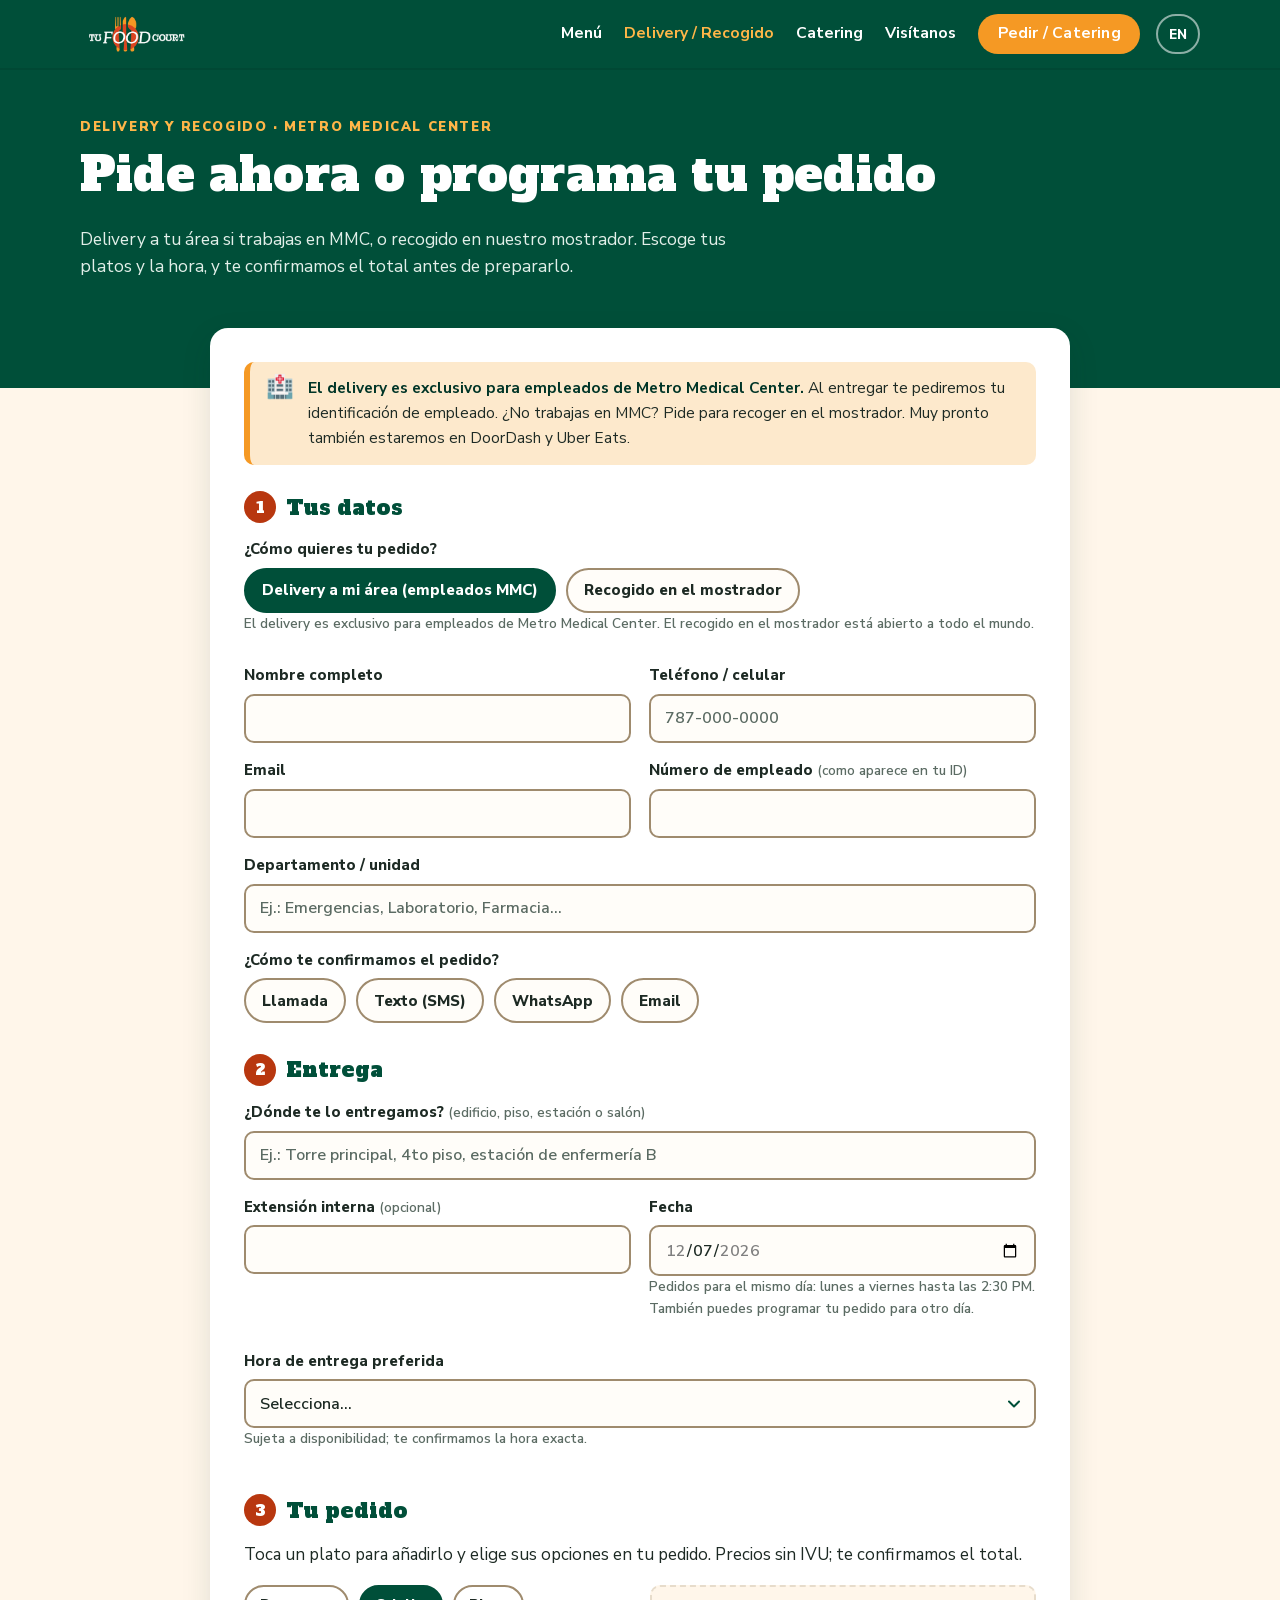
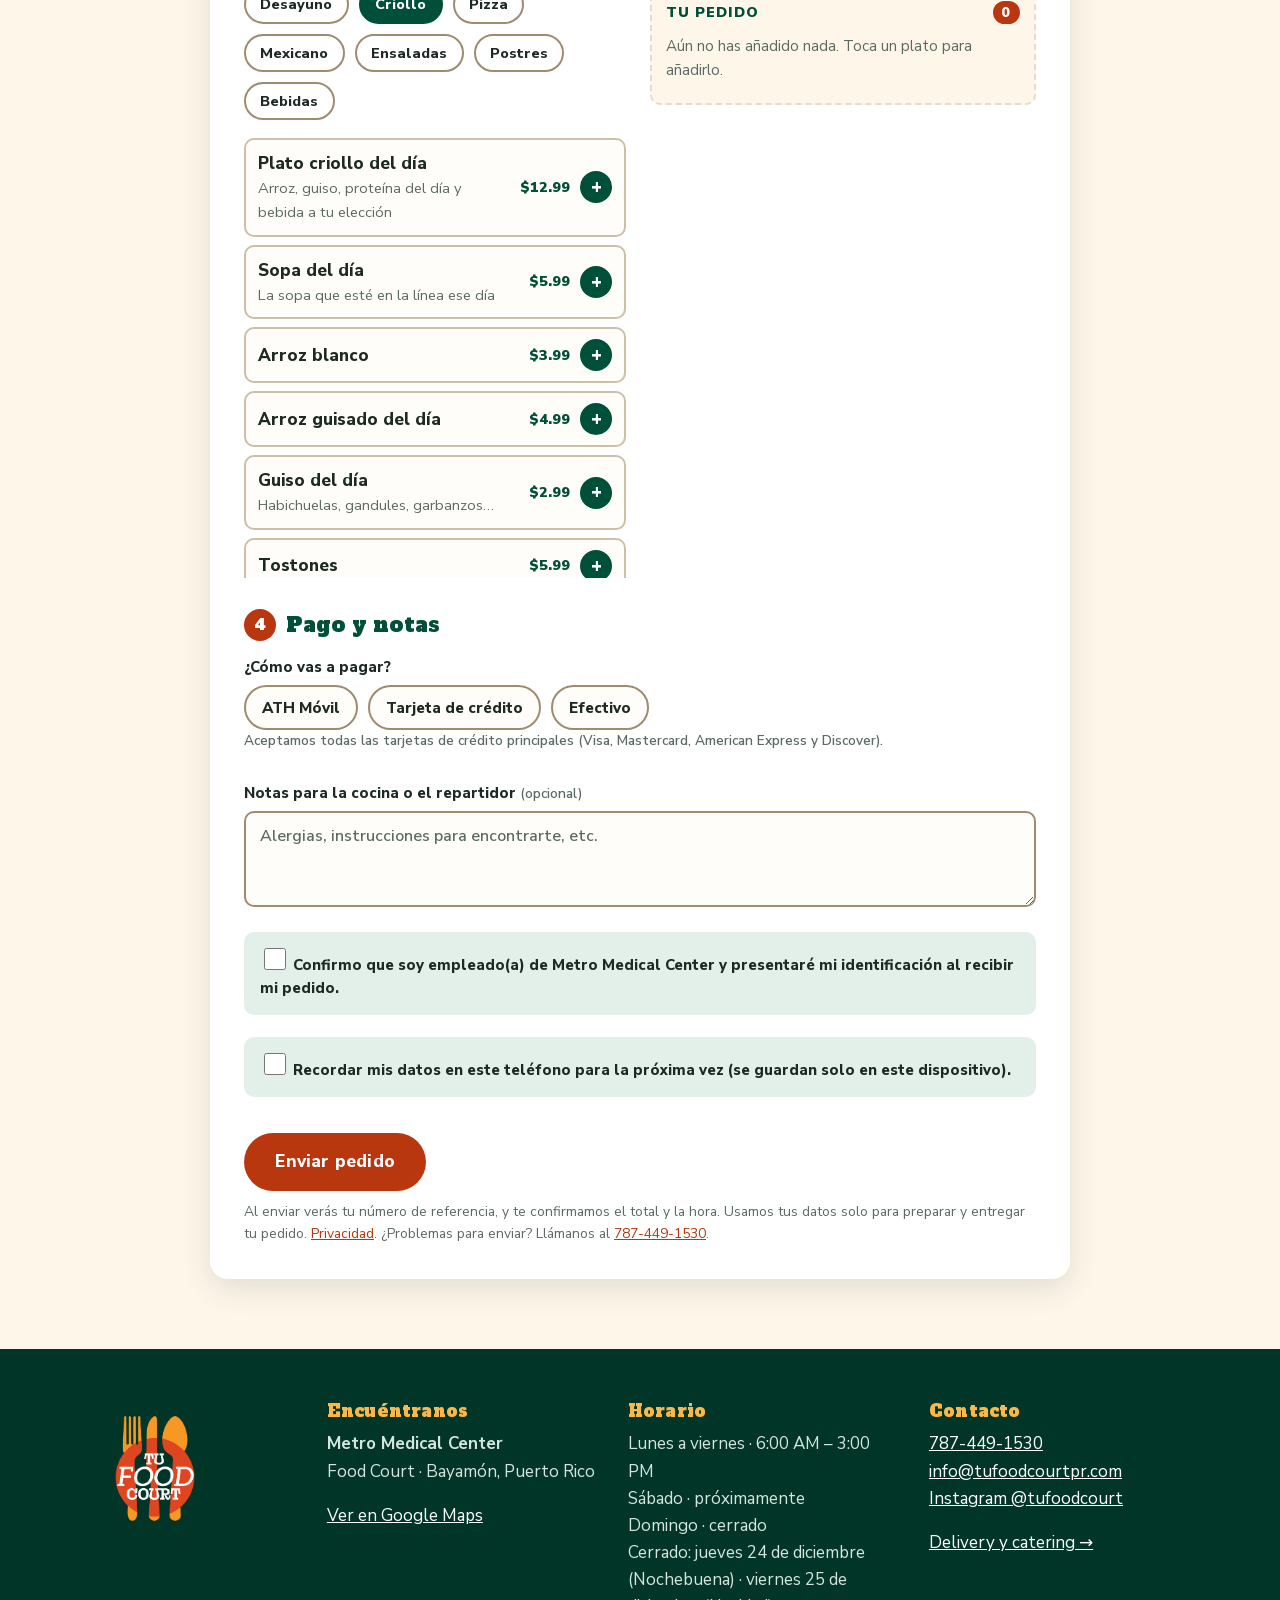
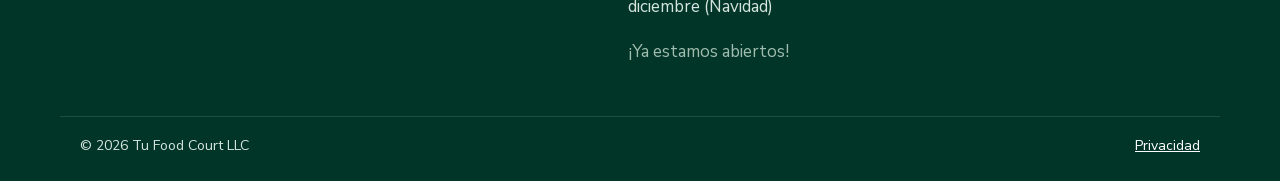
<file: delivery/index.html>
<!doctype html>
<html lang="es">
<head>
  <meta charset="utf-8">
  <meta name="viewport" content="width=device-width, initial-scale=1">
  <meta http-equiv="Content-Security-Policy" content="default-src 'self'; script-src 'self' 'unsafe-inline'; style-src 'self' 'unsafe-inline'; font-src 'self'; img-src 'self' data:; connect-src https://formsubmit.co https://docs.google.com; base-uri 'self'; form-action 'none'">
  <title>Pedidos: delivery y recogido · Tu Food Court</title>
  <meta name="description" content="Pide tu desayuno, almuerzo criollo, pizza o nachos para recoger en el mostrador o, si eres empleado de Metro Medical Center, te lo llevamos a tu departamento. Programa para hoy u otro día.">
  <link rel="canonical" href="https://tufoodcourtpr.com/delivery/">
  <meta property="og:type" content="website">
  <meta property="og:title" content="Pedidos: delivery (empleados MMC) y recogido · Tu Food Court">
  <meta property="og:description" content="Pide desde tu celular para recoger en el mostrador o para delivery a tu área dentro de Metro Medical Center.">
  <meta property="og:url" content="https://tufoodcourtpr.com/delivery/">
  <meta property="og:image" content="https://tufoodcourtpr.com/assets/img/og-image.jpg">
  <meta property="og:image:width" content="1200">
  <meta property="og:image:height" content="630">
  <meta name="twitter:card" content="summary_large_image">
  <meta name="theme-color" content="#004f39">
  <link rel="icon" type="image/png" href="/assets/img/favicon.png">
  <link rel="apple-touch-icon" href="/assets/img/apple-touch-icon.png">
  <link rel="preconnect" href="https://docs.google.com" crossorigin>
  <link rel="preload" href="/assets/fonts/nunito-sans-latin.woff2" as="font" type="font/woff2" crossorigin>
  <link rel="preload" href="/assets/fonts/alfa-slab-one-latin.woff2" as="font" type="font/woff2" crossorigin>
  <link rel="stylesheet" href="/assets/css/site.css?v=20261127c">
</head>
<body data-page="delivery" data-title-en="Orders: delivery & pickup · Tu Food Court">
  <a class="skip" href="#main" data-i18n="skip">Saltar al contenido</a>
  <header class="site-header" data-site-header></header>

  <main id="main">
    <section class="page-hero">
      <div class="wrap">
        <span class="eyebrow" data-i18n="d.eyebrow">Delivery y recogido · Metro Medical Center</span>
        <h1 data-i18n="d.title">Pide ahora o programa tu pedido</h1>
        <p data-i18n="d.lead">Delivery a tu área si trabajas en MMC, o recogido en nuestro mostrador. Escoge tus platos y la hora, y te confirmamos el total antes de prepararlo.</p>
      </div>
    </section>

    <section class="form-shell">
      <div class="wrap">
        <div class="form-card">
          <div class="notice" role="note">
            <span class="notice-icon" aria-hidden="true">🏥</span>
            <div>
              <strong data-i18n="d.noteT">El delivery es exclusivo para empleados de Metro Medical Center.</strong>
              <span data-i18n="d.note">Al entregar te pediremos tu identificación de empleado. ¿No trabajas en MMC? Pide para recoger en el mostrador. Muy pronto también estaremos en DoorDash y Uber Eats.</span>
            </div>
          </div>

          <form data-form="delivery" method="post" novalidate autocomplete="on">
            <input class="hp" type="text" name="_honey" tabindex="-1" autocomplete="off" aria-hidden="true">

            <div class="notice addon-banner" data-addon-banner tabindex="-1" hidden>
              <span class="notice-icon" aria-hidden="true">➕</span>
              <div>
                <span data-addon-text></span>
                <button class="link-btn" type="button" data-addon-cancel data-i18n="d.addCancel">Cancelar la adición</button>
              </div>
            </div>

            <fieldset data-addon-hide>
              <legend><span class="n">1</span><span data-i18n="d.f1">Tus datos</span></legend>
              <div class="grid-2">
                <div class="field span-2" role="group" aria-labelledby="d-mode-l">
                  <span class="label" id="d-mode-l" data-i18n="d.mode">¿Cómo quieres tu pedido?</span>
                  <div class="chips" data-fulfillment></div>
                  <p class="hint" data-mode-hint></p>
                </div>
                <div class="field">
                  <label for="d-nombre" data-i18n="f.name">Nombre completo</label>
                  <input id="d-nombre" name="nombre" type="text" required autocomplete="name" maxlength="80">
                </div>
                <div class="field">
                  <label for="d-tel" data-i18n="f.phone">Teléfono / celular</label>
                  <input id="d-tel" name="telefono" type="tel" required autocomplete="tel" inputmode="tel" placeholder="787-000-0000" maxlength="40">
                </div>
                <div class="field">
                  <label for="d-email" data-i18n="f.email">Email</label>
                  <input id="d-email" name="email" type="email" required autocomplete="email" inputmode="email" maxlength="120">
                </div>
                <div class="field" data-employee-only>
                  <label for="d-id" data-i18n="d.empId">Número de empleado <span class="hint">(como aparece en tu ID)</span></label>
                  <input id="d-id" name="empleado_id" type="text" required maxlength="30" autocomplete="off">
                </div>
                <div class="field span-2" data-employee-only>
                  <label for="d-depto" data-i18n="d.dept">Departamento / unidad</label>
                  <input id="d-depto" name="departamento" type="text" required list="deptos" maxlength="60" data-i18n-ph="d.deptPh" placeholder="Ej.: Emergencias, Laboratorio, Farmacia…">
                  <datalist id="deptos">
                    <option value="Sala de Emergencias"></option>
                    <option value="Sala de Operaciones"></option>
                    <option value="Cuidado Intensivo (ICU)"></option>
                    <option value="Enfermería (piso)"></option>
                    <option value="Laboratorio"></option>
                    <option value="Radiología / Imágenes"></option>
                    <option value="Farmacia"></option>
                    <option value="Admisiones / Registro"></option>
                    <option value="Administración"></option>
                    <option value="Facturación"></option>
                    <option value="Mantenimiento"></option>
                    <option value="Seguridad"></option>
                    <option value="Oficinas médicas"></option>
                  </datalist>
                </div>
                <div class="field span-2" role="group" aria-labelledby="d-confirm-l">
                  <span class="label" id="d-confirm-l" data-i18n="d.confirmBy">¿Cómo te confirmamos el pedido?</span>
                  <div class="chips" data-confirm-by></div>
                </div>
              </div>
            </fieldset>

            <fieldset data-addon-hide>
              <legend><span class="n">2</span><span data-legend-when>Entrega</span></legend>
              <div class="grid-2">
                <div class="field span-2" data-delivery-only>
                  <label for="d-entrega" data-i18n="d.where">¿Dónde te lo entregamos? <span class="hint">(edificio, piso, estación o salón)</span></label>
                  <input id="d-entrega" name="entrega" type="text" required maxlength="120" data-i18n-ph="d.wherePh" placeholder="Ej.: Torre principal, 4to piso, estación de enfermería B">
                </div>
                <div class="field" data-delivery-only>
                  <label for="d-ext" data-i18n="d.ext">Extensión interna <span class="hint">(opcional)</span></label>
                  <input id="d-ext" name="extension" type="text" maxlength="12" inputmode="numeric">
                </div>
                <div class="field">
                  <label for="d-fecha" data-i18n="d.date">Fecha</label>
                  <input id="d-fecha" name="fecha" type="date" required>
                  <p class="hint" data-cfg-lastcall></p>
                </div>
                <div class="field span-2">
                  <label for="d-ventana" data-label-window>Hora de entrega preferida</label>
                  <select id="d-ventana" name="ventana" required></select>
                  <p class="hint" data-window-hint>Sujeta a disponibilidad; te confirmamos la hora exacta.</p>
                </div>
              </div>
            </fieldset>

            <fieldset>
              <legend><span class="n">3</span><span class="lbl-order" data-i18n="d.f3">Tu pedido</span><span class="lbl-addon" data-i18n="d.f3Add">Lo que quieres añadir</span></legend>
              <p class="hint" data-i18n="d.orderHint">Toca un plato para añadirlo y elige sus opciones en tu pedido. Precios sin IVU; te confirmamos el total.</p>
              <div class="order-grid">
                <div data-picker role="group" aria-label="Menú" data-i18n-aria="nav.menu"></div>
                <div class="cart">
                  <p class="cart-title" data-cart-title tabindex="-1"><span class="lbl-order" data-i18n="d.cart">Tu pedido</span><span class="lbl-addon" data-i18n="d.cartAdd">Lo que añades</span> <span class="cart-count" data-cart-count>0</span></p>
                  <span class="sr-only" aria-live="polite" aria-atomic="true" data-cart-live></span>
                  <div data-cart></div>
                  <p class="cart-subtotal" data-subtotal hidden></p>
                  <p class="field-error" data-cart-error hidden role="alert" data-i18n="d.cartEmpty">Añade al menos un plato para continuar.</p>
                </div>
              </div>
            </fieldset>

            <fieldset>
              <legend><span class="n">4</span><span class="lbl-order" data-i18n="d.f4">Pago y notas</span><span class="lbl-addon" data-i18n="d.f4Add">Notas</span></legend>
              <div class="grid-2">
                <div class="field span-2" role="group" aria-labelledby="d-pay-l" data-addon-hide>
                  <span class="label" id="d-pay-l" data-i18n="d.pay">¿Cómo vas a pagar?</span>
                  <div class="chips" data-payment></div>
                  <p class="hint" data-i18n="d.payHint">Aceptamos todas las tarjetas de crédito principales (Visa, Mastercard, American Express y Discover).</p>
                </div>
                <div class="field span-2">
                  <label for="d-notas" data-i18n="d.notes">Notas para la cocina o el repartidor <span class="hint">(opcional)</span></label>
                  <textarea id="d-notas" name="notas" maxlength="400" data-i18n-ph="d.notesPh" placeholder="Alergias, instrucciones para encontrarte, etc."></textarea>
                </div>
                <div class="field span-2" data-employee-only data-addon-hide>
                  <label class="check">
                    <input type="checkbox" name="confirmo_empleado" value="Sí" required>
                    <span data-i18n="d.confirm">Confirmo que soy empleado(a) de Metro Medical Center y presentaré mi identificación al recibir mi pedido.</span>
                  </label>
                </div>
                <div class="field span-2" data-addon-hide>
                  <label class="check">
                    <input type="checkbox" name="recordar" value="Sí">
                    <span data-i18n="d.remember">Recordar mis datos en este teléfono para la próxima vez (se guardan solo en este dispositivo).</span>
                  </label>
                </div>
              </div>
            </fieldset>

            <p class="form-error" data-form-error hidden role="alert" tabindex="-1"></p>
            <div class="form-actions">
              <button class="btn btn-red btn-lg" type="submit"><span class="lbl-order" data-i18n="d.submit">Enviar pedido</span><span class="lbl-addon" data-i18n="d.submitAdd">Enviar adición</span></button>
              <p class="fine" data-i18n="d.fine">Al enviar verás tu número de referencia, y te confirmamos el total y la hora. Usamos tus datos solo para preparar y entregar tu pedido. <a href="/privacidad/">Privacidad</a>. ¿Problemas para enviar? Llámanos al <a data-cfg-tel href="#"></a>.</p>
            </div>
          </form>

          <div class="toast" data-toast hidden role="status"></div>

          <div class="done" data-form-done hidden tabindex="-1">
            <div class="done-icon" aria-hidden="true">✓</div>
            <h2><span class="lbl-order" data-i18n="d.doneT">¡Pedido recibido!</span><span class="lbl-addon" data-i18n="d.doneAdd">¡Adición recibida!</span></h2>
            <p class="ref" data-ref></p>
            <div data-summary></div>
            <p data-i18n="d.done">Te contactaremos para confirmar el total y la hora. Guarda tu número de referencia.</p>
            <p class="addon-note" data-i18n="d.addonNote">¿Olvidaste algo? Puedes añadirlo hasta que te confirmemos tu pedido: toca «Añadir algo a este pedido» o llámanos al <a data-cfg-tel href="#"></a> con tu número de referencia.</p>
            <p>
              <button class="btn btn-red" type="button" data-add-more data-i18n="d.addMore">Añadir algo a este pedido</button>
              <a class="btn btn-green" href="/delivery/" data-keep-src data-i18n="d.again">Pedido nuevo (aparte)</a>
              <a class="btn btn-amber" href="/" data-i18n="f.home">Volver al inicio</a>
            </p>
          </div>
        </div>
      </div>
    </section>
  </main>

  <footer class="site-footer" data-site-footer></footer>

  <script src="/assets/js/config.js?v=20261127c"></script>
  <script src="/assets/js/menu.js?v=20261127c"></script>
  <script src="/assets/js/prices.js?v=20261127c"></script>
  <script src="/assets/js/i18n.js?v=20261127c"></script>
  <script src="/assets/js/site.js?v=20261127c"></script>
  <script src="/assets/js/forms.js?v=20261127c"></script>
  <script src="/assets/js/criollo.js?v=20261127c"></script>
</body>
</html>
</file>
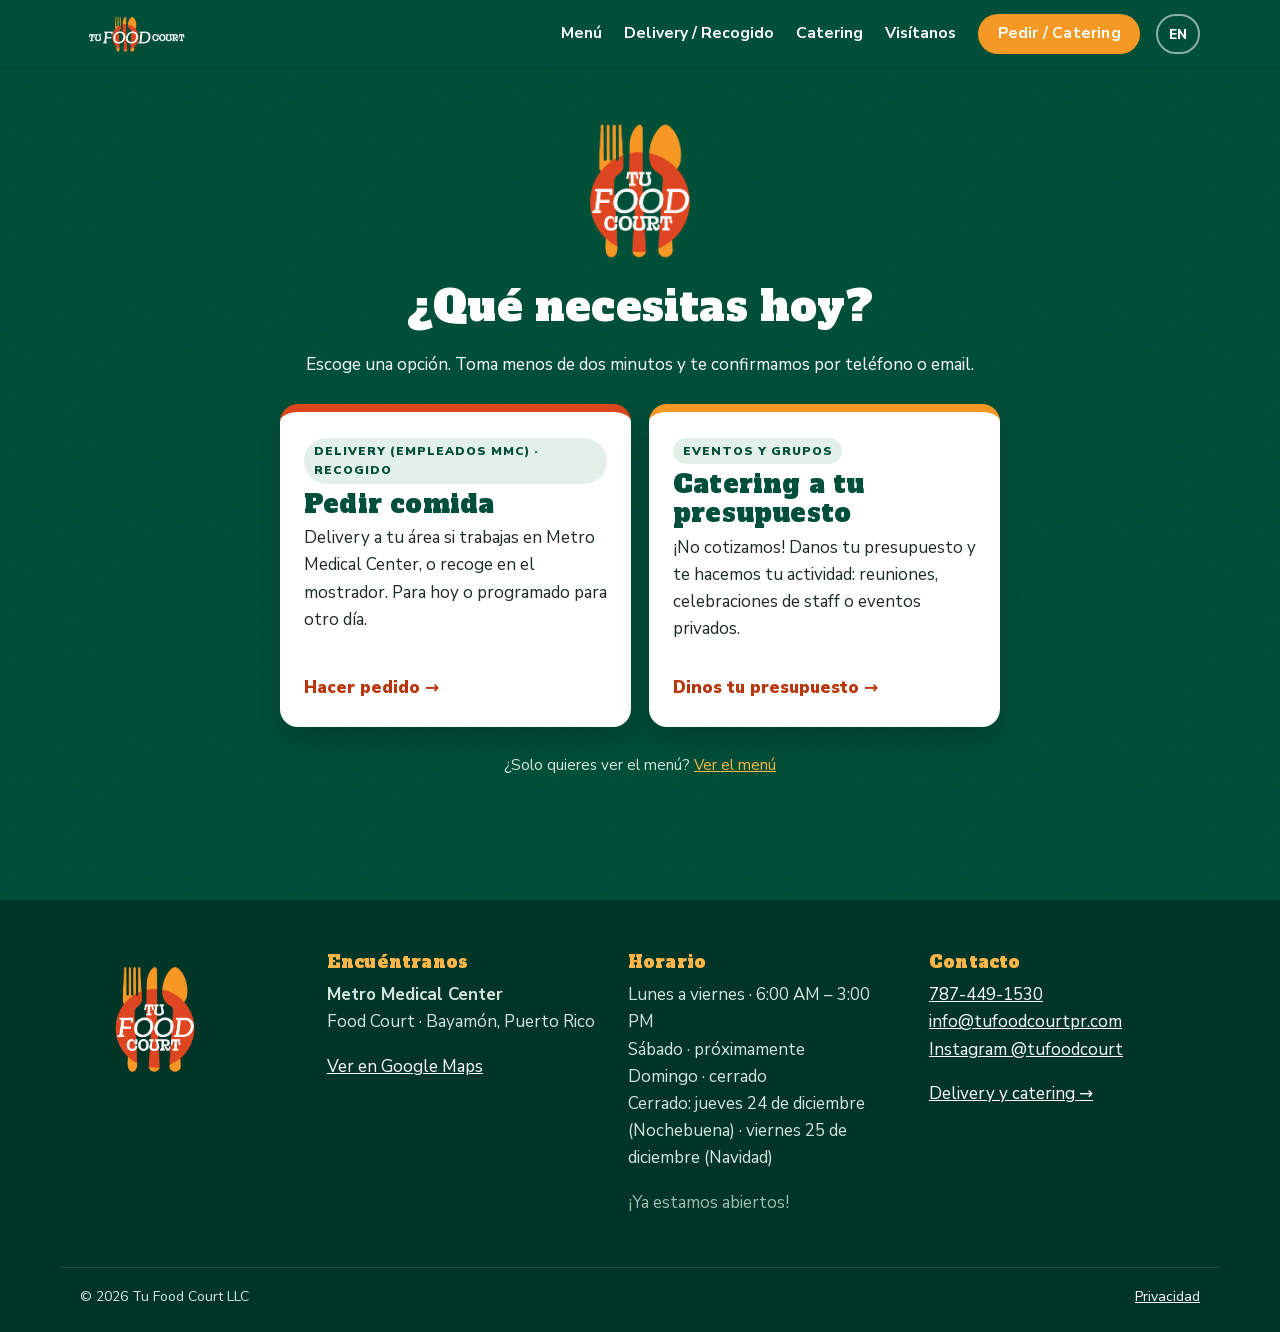
<file: pedidos/index.html>
<!doctype html>
<html lang="es">
<head>
  <meta charset="utf-8">
  <meta name="viewport" content="width=device-width, initial-scale=1">
  <meta http-equiv="Content-Security-Policy" content="default-src 'self'; script-src 'self' 'unsafe-inline'; style-src 'self' 'unsafe-inline'; font-src 'self'; img-src 'self' data:; connect-src https://formsubmit.co https://docs.google.com; base-uri 'self'; form-action 'none'">
  <title>Pedidos y catering · Tu Food Court</title>
  <meta name="description" content="Pide para recoger o delivery (empleados de Metro Medical Center), o dinos tu presupuesto de catering y te hacemos tu actividad.">
  <link rel="canonical" href="https://tufoodcourtpr.com/pedidos/">
  <meta property="og:type" content="website">
  <meta property="og:title" content="Pedidos y catering · Tu Food Court">
  <meta property="og:description" content="Recogido, delivery para empleados de Metro Medical Center y catering a tu presupuesto.">
  <meta property="og:url" content="https://tufoodcourtpr.com/pedidos/">
  <meta property="og:image" content="https://tufoodcourtpr.com/assets/img/og-image.jpg">
  <meta property="og:image:width" content="1200">
  <meta property="og:image:height" content="630">
  <meta name="twitter:card" content="summary_large_image">
  <meta name="theme-color" content="#004f39">
  <link rel="icon" type="image/png" href="/assets/img/favicon.png">
  <link rel="apple-touch-icon" href="/assets/img/apple-touch-icon.png">
  <link rel="preload" href="/assets/fonts/nunito-sans-latin.woff2" as="font" type="font/woff2" crossorigin>
  <link rel="preload" href="/assets/fonts/alfa-slab-one-latin.woff2" as="font" type="font/woff2" crossorigin>
  <link rel="stylesheet" href="/assets/css/site.css?v=20261127c">
</head>
<body data-page="pedidos" data-title-en="Orders and catering · Tu Food Court">
  <a class="skip" href="#main" data-i18n="skip">Saltar al contenido</a>
  <header class="site-header" data-site-header></header>

  <main id="main" class="hub">
    <div class="wrap hub-inner">
      <img class="hub-logo" src="/assets/img/logo-v1.png" alt="Tu Food Court" width="823" height="717" fetchpriority="high">
      <h1 data-i18n="h.title">¿Qué necesitas hoy?</h1>
      <p data-i18n="h.lead">Escoge una opción. Toma menos de dos minutos y te confirmamos por teléfono o email.</p>

      <div class="hub-cards">
        <a class="hub-card" href="/delivery/" data-keep-src>
          <span class="tag" data-i18n="h.tag1">Delivery (empleados MMC) · Recogido</span>
          <h2 data-i18n="h.c1">Pedir comida</h2>
          <p data-i18n="h.c1p">Delivery a tu área si trabajas en Metro Medical Center, o recoge en el mostrador. Para hoy o programado para otro día.</p>
          <span class="go" data-i18n="h.c1go">Hacer pedido →</span>
        </a>
        <a class="hub-card alt" href="/catering/" data-keep-src>
          <span class="tag" data-i18n="h.tag2">Eventos y grupos</span>
          <h2 data-i18n="h.c2">Catering a tu presupuesto</h2>
          <p data-i18n="h.c2p">¡No cotizamos! Danos tu presupuesto y te hacemos tu actividad: reuniones, celebraciones de staff o eventos privados.</p>
          <span class="go" data-i18n="h.c2go">Dinos tu presupuesto →</span>
        </a>
      </div>

      <p class="hub-foot"><span data-i18n="h.foot">¿Solo quieres ver el menú?</span> <a href="/#menu" data-i18n="h.menu">Ver el menú</a></p>
    </div>
  </main>

  <footer class="site-footer" data-site-footer></footer>

  <script src="/assets/js/config.js?v=20261127c"></script>
  <script src="/assets/js/i18n.js?v=20261127c"></script>
  <script src="/assets/js/site.js?v=20261127c"></script>
  <script>
    // Carry the ?src=qr marker through to the forms so the owner can tell QR traffic from web traffic.
    document.querySelectorAll('[data-keep-src]').forEach(function (a) { a.href += location.search; });
  </script>
</body>
</html>
</file>
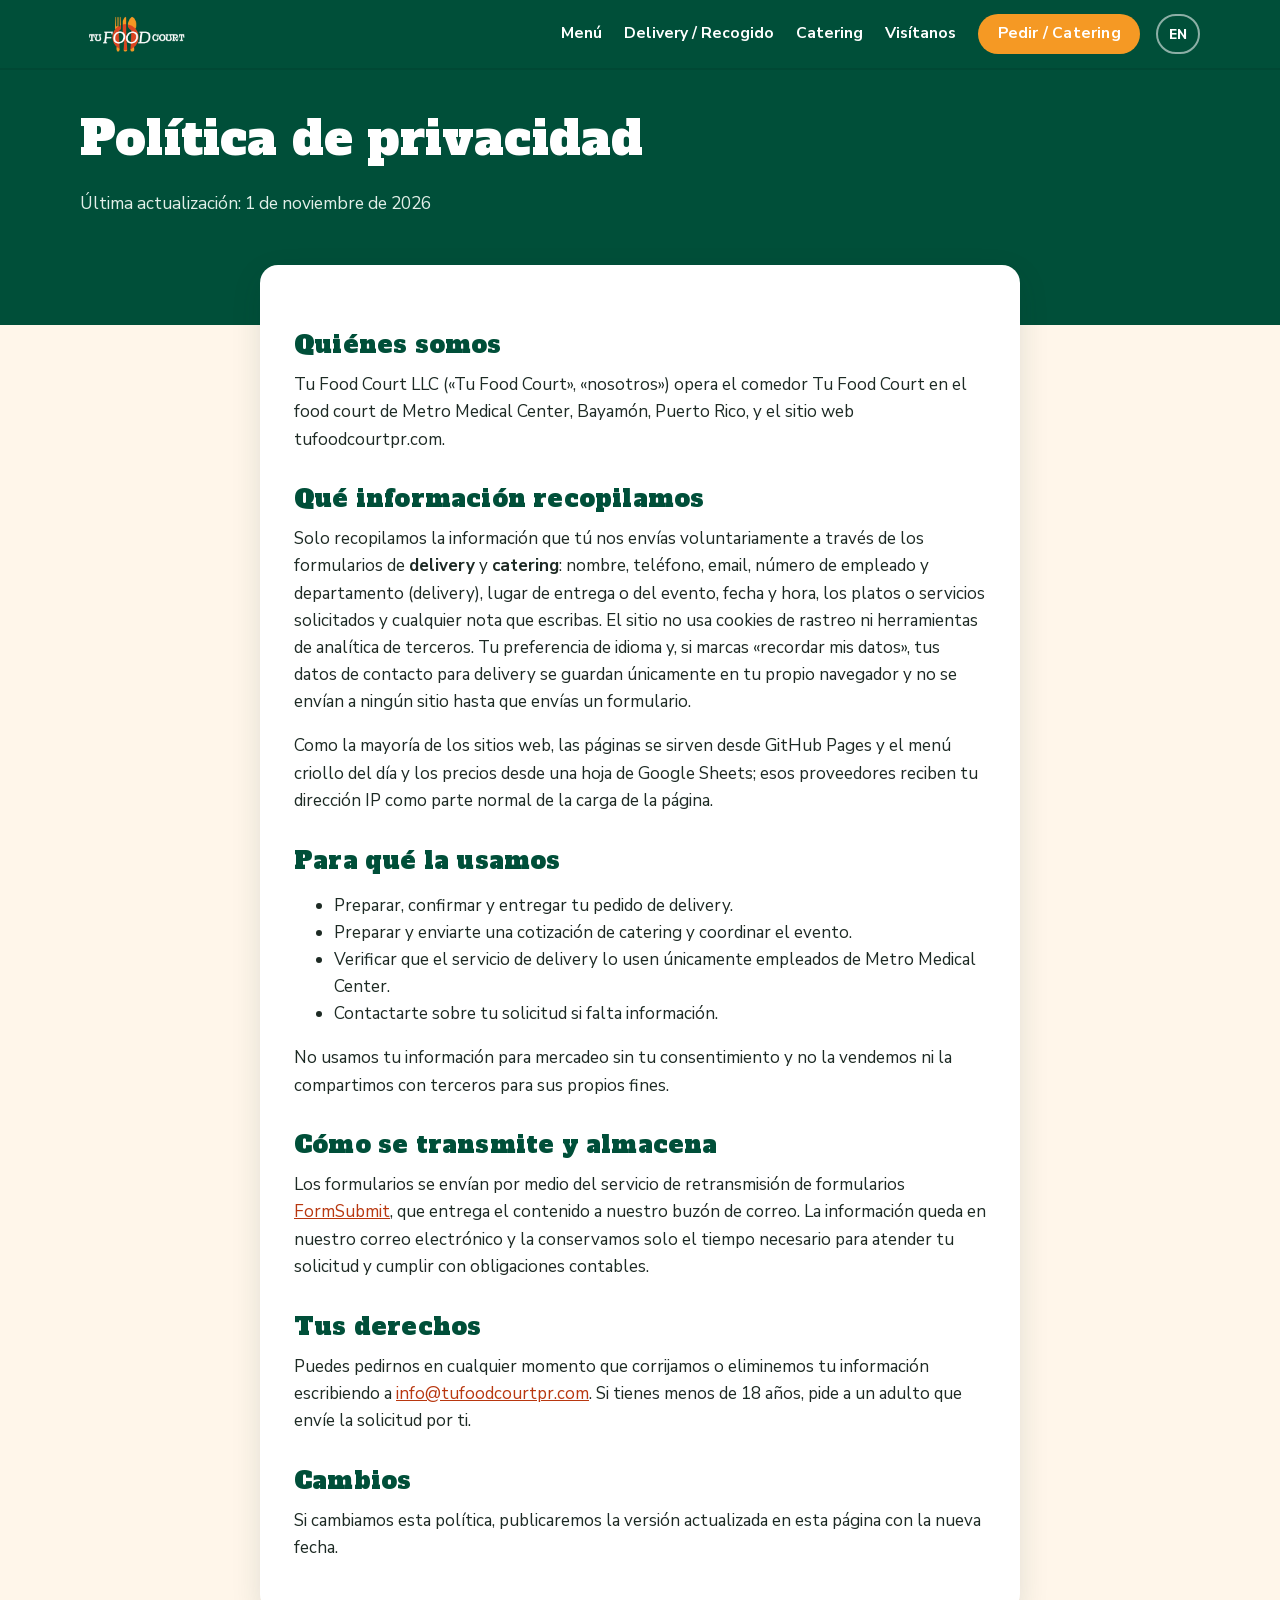
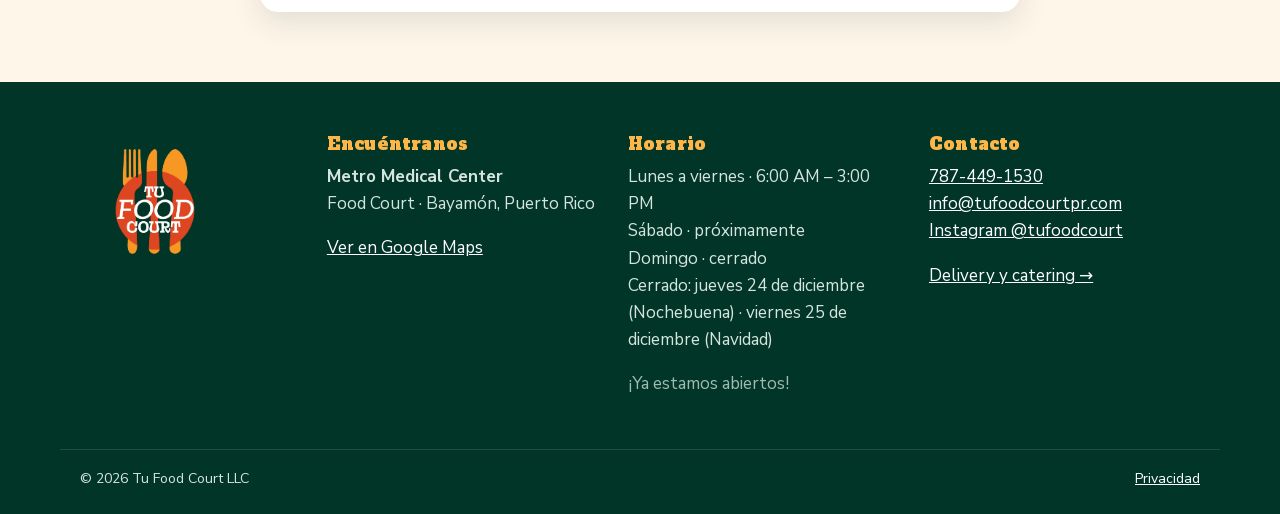
<file: privacidad/index.html>
<!doctype html>
<html lang="es">
<head>
  <meta charset="utf-8">
  <meta name="viewport" content="width=device-width, initial-scale=1">
  <meta http-equiv="Content-Security-Policy" content="default-src 'self'; script-src 'self' 'unsafe-inline'; style-src 'self' 'unsafe-inline'; font-src 'self'; img-src 'self' data:; connect-src https://formsubmit.co https://docs.google.com; base-uri 'self'; form-action 'none'">
  <title>Política de privacidad · Tu Food Court</title>
  <meta name="description" content="Cómo Tu Food Court usa la información que envías en los formularios de delivery y catering.">
  <link rel="canonical" href="https://tufoodcourtpr.com/privacidad/">
  <meta name="theme-color" content="#004f39">
  <link rel="icon" type="image/png" href="/assets/img/favicon.png">
  <link rel="preload" href="/assets/fonts/nunito-sans-latin.woff2" as="font" type="font/woff2" crossorigin>
  <link rel="preload" href="/assets/fonts/alfa-slab-one-latin.woff2" as="font" type="font/woff2" crossorigin>
  <link rel="stylesheet" href="/assets/css/site.css?v=20261127c">
</head>
<body data-page="privacidad" data-title-en="Privacy policy · Tu Food Court">
  <a class="skip" href="#main" data-i18n="skip">Saltar al contenido</a>
  <header class="site-header" data-site-header></header>

  <main id="main">
    <section class="page-hero">
      <div class="wrap">
        <h1 data-i18n="p.title">Política de privacidad</h1>
        <p data-i18n="p.lead">Última actualización: 1 de noviembre de 2026</p>
      </div>
    </section>
    <section class="form-shell">
      <div class="wrap">
        <div class="form-card prose">
          <div data-i18n="p.body">
            <h2>Quiénes somos</h2>
            <p>Tu Food Court LLC («Tu Food Court», «nosotros») opera el comedor Tu Food Court en el food court de Metro Medical Center, Bayamón, Puerto Rico, y el sitio web tufoodcourtpr.com.</p>

            <h2>Qué información recopilamos</h2>
            <p>Solo recopilamos la información que tú nos envías voluntariamente a través de los formularios de <strong>delivery</strong> y <strong>catering</strong>: nombre, teléfono, email, número de empleado y departamento (delivery), lugar de entrega o del evento, fecha y hora, los platos o servicios solicitados y cualquier nota que escribas. El sitio no usa cookies de rastreo ni herramientas de analítica de terceros. Tu preferencia de idioma y, si marcas «recordar mis datos», tus datos de contacto para delivery se guardan únicamente en tu propio navegador y no se envían a ningún sitio hasta que envías un formulario.</p>
            <p>Como la mayoría de los sitios web, las páginas se sirven desde GitHub Pages y el menú criollo del día y los precios desde una hoja de Google Sheets; esos proveedores reciben tu dirección IP como parte normal de la carga de la página.</p>

            <h2>Para qué la usamos</h2>
            <ul>
              <li>Preparar, confirmar y entregar tu pedido de delivery.</li>
              <li>Preparar y enviarte una cotización de catering y coordinar el evento.</li>
              <li>Verificar que el servicio de delivery lo usen únicamente empleados de Metro Medical Center.</li>
              <li>Contactarte sobre tu solicitud si falta información.</li>
            </ul>
            <p>No usamos tu información para mercadeo sin tu consentimiento y no la vendemos ni la compartimos con terceros para sus propios fines.</p>

            <h2>Cómo se transmite y almacena</h2>
            <p>Los formularios se envían por medio del servicio de retransmisión de formularios <a href="https://formsubmit.co" target="_blank" rel="noopener">FormSubmit</a>, que entrega el contenido a nuestro buzón de correo. La información queda en nuestro correo electrónico y la conservamos solo el tiempo necesario para atender tu solicitud y cumplir con obligaciones contables.</p>

            <h2>Tus derechos</h2>
            <p>Puedes pedirnos en cualquier momento que corrijamos o eliminemos tu información escribiendo a <a data-cfg-mail href="#"></a>. Si tienes menos de 18 años, pide a un adulto que envíe la solicitud por ti.</p>

            <h2>Cambios</h2>
            <p>Si cambiamos esta política, publicaremos la versión actualizada en esta página con la nueva fecha.</p>
          </div>
        </div>
      </div>
    </section>
  </main>

  <footer class="site-footer" data-site-footer></footer>

  <script src="/assets/js/config.js?v=20261127c"></script>
  <script src="/assets/js/i18n.js?v=20261127c"></script>
  <script src="/assets/js/site.js?v=20261127c"></script>
  <script>
    function bindMail() {
      document.querySelectorAll('[data-cfg-mail]').forEach(function (a) { a.href = 'mailto:' + TFC_CONFIG.email; a.textContent = TFC_CONFIG.email; });
    }
    bindMail();
    document.addEventListener('tfc:lang', bindMail);
  </script>
</body>
</html>
</file>
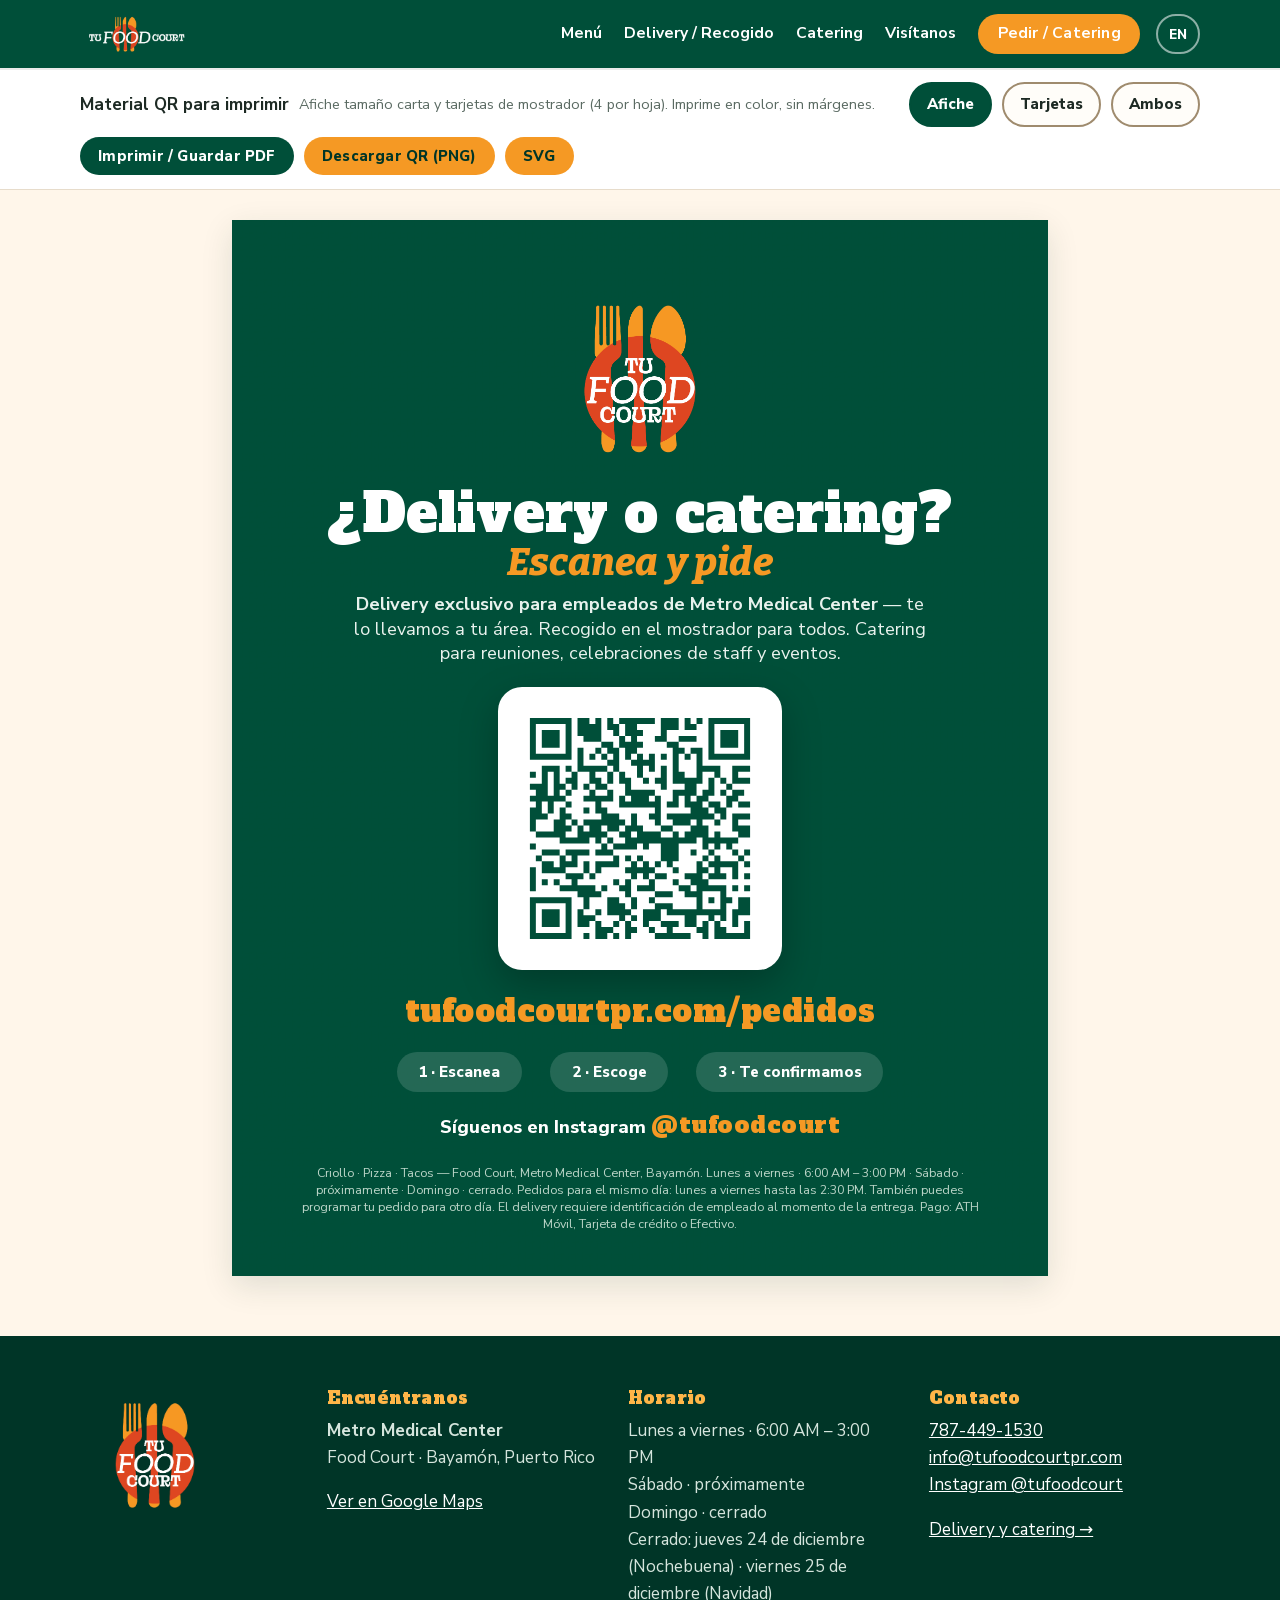
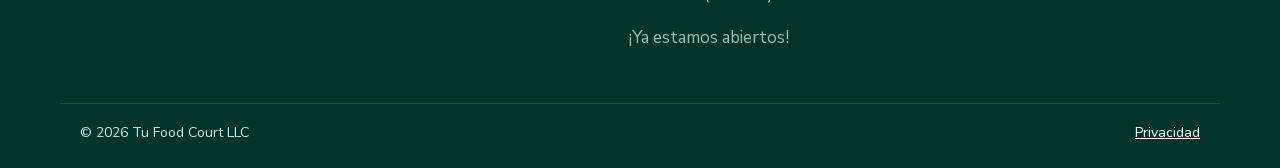
<file: qr/index.html>
<!doctype html>
<html lang="es">
<head>
  <meta charset="utf-8">
  <meta name="viewport" content="width=device-width, initial-scale=1">
  <meta http-equiv="Content-Security-Policy" content="default-src 'self'; script-src 'self' 'unsafe-inline'; style-src 'self' 'unsafe-inline'; font-src 'self'; img-src 'self' data:; connect-src https://formsubmit.co https://docs.google.com; base-uri 'self'; form-action 'none'">
  <title>Material QR para imprimir · Tu Food Court</title>
  <meta name="robots" content="noindex">
  <meta name="theme-color" content="#004f39">
  <link rel="icon" type="image/png" href="/assets/img/favicon.png">
  <link rel="preload" href="/assets/fonts/nunito-sans-latin.woff2" as="font" type="font/woff2" crossorigin>
  <link rel="preload" href="/assets/fonts/alfa-slab-one-latin.woff2" as="font" type="font/woff2" crossorigin>
  <link rel="stylesheet" href="/assets/css/site.css?v=20261127c">
  <style>
    /* Print pieces: letter-size poster and a 4-up table-tent card sheet. */
    .tools { background: var(--paper); border-bottom: 1px solid var(--line); }
    .tools .wrap { display: flex; flex-wrap: wrap; gap: 10px; align-items: center; padding-top: 14px; padding-bottom: 14px; }
    .tools .spacer { flex: 1; }
    .tools .muted { font-size: .9rem; }
    .sheets { padding: 30px 0 60px; display: grid; gap: 40px; justify-items: center; overflow-x: auto; }
    .sheet { width: 8.5in; height: 11in; background: #fff; box-shadow: var(--shadow); position: relative; overflow: hidden; }
    .sheet[hidden] { display: none; }
    /* On narrow screens shrink the preview with zoom (keeps layout flow); browsers without zoom just scroll. */
    @media screen and (max-width: 900px) { .sheet { zoom: .42; } }
    @media screen and (max-width: 420px) { .sheet { zoom: .38; } }

    /* poster */
    .poster { background: var(--green); color: #fff; display: flex; flex-direction: column; align-items: center; text-align: center; padding: .7in .6in .5in; }
    .poster::before { content: ''; position: absolute; inset: 0; background: url('/assets/img/pattern-tile.png') repeat; background-size: 2.2in; opacity: .18; mix-blend-mode: soft-light; }
    .poster > * { position: relative; }
    .poster .logo { width: 2.2in; margin-bottom: .15in; }
    .poster h1 { color: #fff; font-size: .56in; line-height: 1.05; margin: 0 0 .1in; }
    .poster h1 .accent { color: var(--amber); display: block; font-size: .72em; }
    .poster .sub { font-size: .19in; max-width: 6in; color: #e8f2ed; margin: 0 0 .22in; line-height: 1.35; }
    .poster .qr-box { background: #fff; border-radius: .25in; padding: .2in; box-shadow: 0 .15in .4in rgba(0,0,0,.25); }
    .poster .qr-box img { width: 2.55in; height: 2.55in; display: block; }
    .poster .url { font-family: var(--font-display); font-size: .32in; color: var(--amber); margin: .18in 0 .06in; letter-spacing: .5px; }
    .poster .how { display: flex; gap: .3in; justify-content: center; font-size: .16in; font-weight: 800; color: #fff; margin-top: .1in; }
    .poster .how span { background: rgba(255,255,255,.14); border-radius: 999px; padding: .08in .22in; }
    .poster .ig { font-size: .19in; font-weight: 800; color: #fff; margin: .16in 0 0; } /* «Síguenos»: logo and QR were trimmed (2.4→2.2in, 2.9→2.55in) so it clears the fine print */
    .poster .ig strong { color: var(--amber); font-family: var(--font-display); font-weight: 400; font-size: 1.25em; letter-spacing: .5px; }
    .poster .fine { position: absolute; bottom: .32in; left: .6in; right: .6in; font-size: .13in; color: #bcd6c9; line-height: 1.35; }

    /* table tents / counter cards (4 per letter sheet, 4.25 x 5.5in each) */
    /* fixed quarter-sheet cells so the dashed cut guides land exactly on the 4.25in × 5.5in lines */
    .cards { display: grid; grid-template-columns: 4.25in 4.25in; grid-template-rows: 5.5in 5.5in; }
    .tcard { border: 1px dashed #bbb; display: flex; flex-direction: column; text-align: center; padding: 0; color: var(--green-deep); background: var(--cream); position: relative; overflow: hidden; min-height: 0; }
    .tcard p { margin: 0; }
    .tcard-head { background: var(--green); display: flex; justify-content: center; padding: .16in 0 .12in; } /* logo on brand green so the white wordmark stays whole */
    .tcard .logo { width: 1.25in; margin: 0; }
    .tcard-body { flex: 1; display: flex; flex-direction: column; align-items: center; justify-content: center; padding: .12in .3in .18in; }
    .tcard h2 { font-size: .3in; color: var(--green); margin: 0 0 .03in; line-height: 1.05; }
    .tcard .sub { font-size: .13in; font-weight: 700; color: var(--red-deep); margin: 0 0 .12in; line-height: 1.3; }
    .tcard img.qr { width: 2in; height: 2in; background: #fff; padding: .1in; border-radius: .12in; border: 2px solid var(--line); }
    .tcard .url { font-family: var(--font-display); font-size: .19in; color: var(--green); margin-top: .1in; line-height: 1.3; }
    .tcard .mini { font-size: .11in; color: var(--muted); font-weight: 700; margin-top: .03in; line-height: 1.3; }
    .tcard .ig { font-size: .13in; font-weight: 800; color: var(--green); margin-top: .06in; }

    @media print {
      @page { size: letter; margin: 0; }
      body { background: #fff; }
      .site-header, .site-footer, .tools, .skip, .no-print { display: none !important; }
      .sheets { padding: 0; gap: 0; display: block; }
      .sheet { box-shadow: none; page-break-after: always; zoom: 1; margin: 0; }
      .sheet[hidden] { display: none !important; }
      .poster { -webkit-print-color-adjust: exact; print-color-adjust: exact; }
      .poster .qr-box { box-shadow: none; } /* Chrome's PDF flattens the blurred shadow into a dark rectangle over the pattern */
      .tcard, .poster, .poster::before { -webkit-print-color-adjust: exact; print-color-adjust: exact; }
    }
  </style>
</head>
<body data-page="qr" data-title-en="Printable QR material · Tu Food Court">
  <a class="skip" href="#main" data-i18n="skip">Saltar al contenido</a>
  <header class="site-header" data-site-header></header>

  <main id="main">
    <div class="tools">
      <div class="wrap">
        <strong data-i18n="q.title">Material QR para imprimir</strong>
        <span class="muted" data-i18n="q.lead">Afiche tamaño carta y tarjetas de mostrador (4 por hoja). Imprime en color, sin márgenes.</span>
        <span class="spacer"></span>
        <label class="chip"><input type="radio" name="piece" value="poster" checked><span data-i18n="q.poster">Afiche</span></label>
        <label class="chip"><input type="radio" name="piece" value="cards"><span data-i18n="q.cards">Tarjetas</span></label>
        <label class="chip"><input type="radio" name="piece" value="all"><span data-i18n="q.both">Ambos</span></label>
        <button class="btn btn-green btn-sm" type="button" onclick="window.print()" data-i18n="q.print">Imprimir / Guardar PDF</button>
        <a class="btn btn-amber btn-sm" href="/assets/img/qr/qr-pedidos.png" download="TuFoodCourt-QR-pedidos.png" data-i18n="q.png">Descargar QR (PNG)</a>
        <a class="btn btn-amber btn-sm" href="/assets/img/qr/qr-pedidos.svg" download="TuFoodCourt-QR-pedidos.svg">SVG</a>
      </div>
    </div>

    <div class="sheets">
      <!-- POSTER -->
      <section class="sheet poster" data-piece="poster" aria-label="Afiche">
        <img class="logo" src="/assets/img/logo-v1.png" alt="Tu Food Court">
        <h1>¿Delivery o catering?<span class="accent">Escanea y pide</span></h1>
        <p class="sub"><strong>Delivery exclusivo para empleados de Metro Medical Center</strong> — te lo llevamos a tu área. Recogido en el mostrador para todos. Catering para reuniones, celebraciones de staff y eventos.</p>
        <div class="qr-box"><img src="/assets/img/qr/qr-pedidos.svg" alt="Código QR: tufoodcourtpr.com/pedidos"></div>
        <p class="url">tufoodcourtpr.com/pedidos</p>
        <div class="how"><span>1 · Escanea</span><span>2 · Escoge</span><span>3 · Te confirmamos</span></div>
        <p class="ig" data-cfg-instagram hidden>Síguenos en Instagram <strong data-cfg-instagram-handle></strong></p>
        <p class="fine">Criollo · Pizza · Tacos — Food Court, Metro Medical Center, Bayamón. <span data-cfg-hours-inline></span>. <span data-cfg-lastcall></span> El delivery requiere identificación de empleado al momento de la entrega. Pago: <span data-cfg-pay></span>.</p>
      </section>

      <!-- CARDS -->
      <section class="sheet cards" data-piece="cards" hidden aria-label="Tarjetas de mostrador">
        <div class="tcard">
          <div class="tcard-head"><img class="logo" src="/assets/img/logo-v1.png" alt=""></div>
          <div class="tcard-body">
            <h2>Escanea y pide</h2>
            <p class="sub">Delivery (empleados MMC) · Recogido · Catering</p>
            <img class="qr" src="/assets/img/qr/qr-pedidos.svg" alt="QR tufoodcourtpr.com/pedidos">
            <p class="url">tufoodcourtpr.com/pedidos</p>
            <p class="mini">Criollo · Pizza · Tacos</p>
            <p class="ig" data-cfg-instagram hidden>Síguenos en Instagram <span data-cfg-instagram-handle></span></p>
          </div>
        </div>
        <div class="tcard">
          <div class="tcard-head"><img class="logo" src="/assets/img/logo-v1.png" alt=""></div>
          <div class="tcard-body">
            <h2>Escanea y pide</h2>
            <p class="sub">Delivery (empleados MMC) · Recogido · Catering</p>
            <img class="qr" src="/assets/img/qr/qr-pedidos.svg" alt="">
            <p class="url">tufoodcourtpr.com/pedidos</p>
            <p class="mini">Criollo · Pizza · Tacos</p>
            <p class="ig" data-cfg-instagram hidden>Síguenos en Instagram <span data-cfg-instagram-handle></span></p>
          </div>
        </div>
        <div class="tcard">
          <div class="tcard-head"><img class="logo" src="/assets/img/logo-v1.png" alt=""></div>
          <div class="tcard-body">
            <h2>Escanea y pide</h2>
            <p class="sub">Delivery (empleados MMC) · Recogido · Catering</p>
            <img class="qr" src="/assets/img/qr/qr-pedidos.svg" alt="">
            <p class="url">tufoodcourtpr.com/pedidos</p>
            <p class="mini">Criollo · Pizza · Tacos</p>
            <p class="ig" data-cfg-instagram hidden>Síguenos en Instagram <span data-cfg-instagram-handle></span></p>
          </div>
        </div>
        <div class="tcard">
          <div class="tcard-head"><img class="logo" src="/assets/img/logo-v1.png" alt=""></div>
          <div class="tcard-body">
            <h2>Escanea y pide</h2>
            <p class="sub">Delivery (empleados MMC) · Recogido · Catering</p>
            <img class="qr" src="/assets/img/qr/qr-pedidos.svg" alt="">
            <p class="url">tufoodcourtpr.com/pedidos</p>
            <p class="mini">Criollo · Pizza · Tacos</p>
            <p class="ig" data-cfg-instagram hidden>Síguenos en Instagram <span data-cfg-instagram-handle></span></p>
          </div>
        </div>
      </section>
    </div>
  </main>

  <footer class="site-footer" data-site-footer></footer>

  <script src="/assets/js/config.js?v=20261127c"></script>
  <script src="/assets/js/i18n.js?v=20261127c"></script>
  <script src="/assets/js/site.js?v=20261127c"></script>
  <script>
    window.addEventListener('beforeprint', function () { if (TFC.lang() !== 'es') TFC.setLang('es'); }); // the printed pieces are always in Spanish
    document.querySelectorAll('[name=piece]').forEach(function (r) {
      r.addEventListener('change', function () {
        document.querySelectorAll('[data-piece]').forEach(function (s) { s.hidden = r.value !== 'all' && s.dataset.piece !== r.value; });
      });
    });
  </script>
</body>
</html>
</file>
<file: assets/css/site.css>
/* Tu Food Court — brand stylesheet. Colors sampled from the official logo files. */

/* Self-hosted Latin subsets (SIL Open Font License, see assets/fonts/OFL.txt). */
@font-face { font-family: 'Alfa Slab One'; font-style: normal; font-weight: 400; font-display: swap; src: url('/assets/fonts/alfa-slab-one-latin.woff2') format('woff2'); }
@font-face { font-family: 'Bitter'; font-style: italic; font-weight: 700 800; font-display: swap; src: url('/assets/fonts/bitter-italic-latin.woff2') format('woff2'); }
@font-face { font-family: 'Nunito Sans'; font-style: normal; font-weight: 400 900; font-display: swap; src: url('/assets/fonts/nunito-sans-latin.woff2') format('woff2'); }

:root {
  --green: #004f39;
  --green-deep: #003527;
  --green-soft: #e3efe9;
  --red: #db461c;
  --red-deep: #b8370f;
  --amber: #f59924;
  --amber-soft: #fde9cc;
  --cream: #fff6ea;
  --paper: #ffffff;
  --ink: #1d2a24;
  --muted: #5b6b63;
  --line: #e7dccb;
  --line-strong: #9f8b6e;   /* 3.1:1 on white — visible form-field borders */
  --amber-text: #ffb648;    /* amber for TEXT on green (4.35:1 → 5.9:1) */
  --radius: 18px;
  --radius-sm: 10px;
  --shadow: 0 10px 30px rgba(0, 53, 39, .12);
  --font-display: 'Alfa Slab One', 'Rockwell', Georgia, serif;
  --font-accent: 'Bitter', Georgia, serif;
  --font-body: 'Nunito Sans', system-ui, -apple-system, 'Segoe UI', sans-serif;
  --wrap: 1160px;
}

*, *::before, *::after { box-sizing: border-box; }
html { scroll-behavior: smooth; -webkit-text-size-adjust: 100%; overflow-x: clip; } /* clip (not hidden) keeps sticky/anchors working and stops phones from widening the page when something overflows */
body {
  margin: 0;
  font-family: var(--font-body);
  font-size: 17px;
  line-height: 1.6;
  color: var(--ink);
  background: var(--cream);
  /* no overflow-x here: with html { overflow-x: clip } a body overflow value would make body a scroll
     container and un-stick the header */
}
img { max-width: 100%; height: auto; display: block; }
[hidden] { display: none !important; }
a { color: var(--red-deep); }
a:hover { color: var(--red); }
h1, h2, h3, h4 { font-family: var(--font-display); font-weight: 400; line-height: 1.12; margin: 0 0 .5em; letter-spacing: .2px; }
h1 { font-size: clamp(2.1rem, 5.2vw, 3.6rem); }
h2 { font-size: clamp(1.7rem, 3.6vw, 2.6rem); }
h3 { font-size: 1.3rem; }
p { margin: 0 0 1em; }
.wrap { width: 100%; max-width: var(--wrap); margin: 0 auto; padding: 0 20px; }
.sr-only { position: absolute; width: 1px; height: 1px; overflow: hidden; clip: rect(0 0 0 0); white-space: nowrap; }
.muted { color: var(--muted); }
.accent { font-family: var(--font-accent); font-style: italic; font-weight: 800; }
:focus-visible { outline: 3px solid var(--green); outline-offset: 2px; }
.site-header :focus-visible, .hero :focus-visible, .section-green :focus-visible, .section-red :focus-visible, .page-hero :focus-visible, .hub :focus-visible, .site-footer :focus-visible, .station :focus-visible { outline-color: var(--amber); }
.station-amber :focus-visible { outline-color: var(--green-deep); }
.station-red :focus-visible, .section-red :focus-visible, .page-hero.red :focus-visible { outline-color: #fff; }
[id] { scroll-margin-top: 84px; } /* anchors land below the sticky header */
.skip { position: absolute; left: -999px; top: 8px; background: var(--amber); color: var(--green-deep); padding: 8px 14px; border-radius: 8px; z-index: 100; font-weight: 800; }
.skip:focus { left: 8px; }

/* ---------- buttons ---------- */
.btn {
  display: inline-flex; align-items: center; justify-content: center; gap: .5em;
  font-family: var(--font-body); font-weight: 800; font-size: 1rem; letter-spacing: .2px;
  padding: .85em 1.4em; border-radius: 999px; border: 2px solid transparent;
  text-decoration: none; cursor: pointer; transition: transform .12s ease, background .15s ease, box-shadow .15s ease;
  line-height: 1.1;
}
.btn:hover { transform: translateY(-1px); }
.btn:active { transform: translateY(0); }
.btn-amber { background: var(--amber); color: var(--green-deep); }
.btn-amber:hover { background: #ffaa3d; color: var(--green-deep); }
.btn-red { background: var(--red-deep); color: #fff; } /* 5.9:1 with white; brand red alone is 4.3:1 */
.btn-red:hover { background: #9e2f0c; color: #fff; }
.btn-green { background: var(--green); color: #fff; }
.btn-green:hover { background: var(--green-deep); color: #fff; }
.btn-ghost { background: transparent; color: #fff; border-color: rgba(255,255,255,.7); }
.btn-ghost:hover { background: rgba(255,255,255,.12); color: #fff; }
.btn-sm { padding: .6em 1.1em; font-size: .92rem; }
.btn-lg { padding: 1em 1.7em; font-size: 1.08rem; }
.btn[disabled] { opacity: .6; cursor: progress; transform: none; }

/* ---------- header ---------- */
.site-header { position: sticky; top: 0; z-index: 50; min-height: 68px; background: var(--green); box-shadow: 0 2px 0 rgba(0,0,0,.08); } /* reserved so the page doesn't jump when site.js draws the header */
.header-inner { display: flex; align-items: center; gap: 16px; min-height: 68px; }
.brand img { height: 50px; width: auto; }
.nav { display: flex; align-items: center; gap: 22px; margin-left: auto; }
.nav a { color: #fff; text-decoration: none; font-weight: 700; font-size: .98rem; }
.nav a:not(.btn):hover, .nav a[aria-current] { color: var(--amber-text); }
.header-actions { display: flex; align-items: center; gap: 8px; }
.lang-toggle {
  font: 800 .85rem var(--font-body); color: #fff; background: transparent;
  border: 2px solid rgba(255,255,255,.55); border-radius: 999px; padding: .35em .8em; cursor: pointer; min-height: 40px; min-width: 44px;
}
.lang-toggle:hover { border-color: var(--amber); color: var(--amber-text); }
.nav-burger { display: none; background: none; border: 0; padding: 10px; cursor: pointer; min-width: 44px; min-height: 44px; }
.nav-burger span { display: block; width: 24px; height: 3px; background: #fff; border-radius: 2px; margin: 4px 0; }
@media (max-width: 880px) {
  .nav-burger { display: block; }
  .nav {
    position: absolute; top: 100%; left: 0; right: 0; flex-direction: column; align-items: stretch; gap: 0;
    background: var(--green-deep); padding: 8px 20px 18px; display: none; margin: 0;
  }
  .nav.open { display: flex; }
  .nav a { padding: 12px 0; border-bottom: 1px solid rgba(255,255,255,.1); }
  .nav .nav-cta { margin-top: 12px; border-bottom: 0; }
  .header-actions { margin-left: auto; }
  .brand img { height: 42px; }
}

/* ---------- hero ---------- */
.hero {
  position: relative; color: #fff; overflow: hidden;
  background: var(--green) url('/assets/img/pattern-tile.png') repeat;
  background-blend-mode: soft-light;
  background-size: 300px;
}
.hero::after { content: ''; position: absolute; inset: 0; background: linear-gradient(180deg, rgba(0,79,57,.8), rgba(0,53,39,.9)); }
.hero .wrap { position: relative; z-index: 1; display: grid; grid-template-columns: 1.1fr .9fr; gap: 40px; align-items: center; padding-top: 64px; padding-bottom: 72px; }
.hero h1 { color: #fff; }
.hero h1 .accent { color: var(--amber); display: block; font-size: .78em; margin-top: .15em; }
.hero-lead { font-size: 1.15rem; max-width: 34em; color: #e8f2ed; }
.hero-badge {
  display: inline-block; background: var(--amber); color: var(--green-deep); font-weight: 900;
  border-radius: 999px; padding: .35em 1em; font-size: .9rem; letter-spacing: .4px; text-transform: uppercase; margin-bottom: 18px;
}
.hero-ctas { display: flex; flex-wrap: wrap; gap: 12px; margin-top: 26px; }
.hero-logo { justify-self: center; width: min(420px, 100%); filter: drop-shadow(0 18px 30px rgba(0,0,0,.25)); }
@media (max-width: 880px) {
  .hero .wrap { grid-template-columns: 1fr; text-align: center; padding-top: 36px; padding-bottom: 52px; gap: 18px; }
  .hero-logo { width: min(260px, 70%); order: -1; }
  .hero-lead { margin-left: auto; margin-right: auto; }
  .hero-ctas { justify-content: center; }
}

/* ---------- weekly promo banner (home; filled by site.js from config.weeklyPromo) ---------- */
.promo-hero {
  position: relative; overflow: hidden; color: #fff;
  background: linear-gradient(rgba(0,0,0,.18), rgba(0,0,0,.18)), url('/assets/img/pattern-tile.png') repeat var(--red); background-size: auto, 300px; /* same recipe as .section-red: white text ≥4.6:1 */
  border-bottom: 5px solid var(--amber);
  animation: promo-in .55s cubic-bezier(.2,.8,.2,1) both;
}
.promo-hero[hidden] { display: none; }
.promo-hero.is-pending { min-height: 290px; } /* reserved by the pre-paint script in index.html until site.js draws the banner */
.promo-hero::before { /* a light sweep across the banner, three times, once the page has settled */
  content: ''; position: absolute; inset: 0; pointer-events: none; transform: translateX(-100%);
  background: linear-gradient(105deg, transparent 38%, rgba(255,255,255,.2) 50%, transparent 62%);
  animation: promo-shine 2.6s ease-in-out 1.1s 1; /* one pass: all automatic motion ends within 5 s (WCAG 2.2.2) */
}
.promo-hero :focus-visible { outline-color: #fff; }
.promo-inner { position: relative; z-index: 1; display: grid; grid-template-columns: auto minmax(0, 1fr) auto; gap: 18px 34px; align-items: center; padding-top: 26px; padding-bottom: 26px; }
.promo-burst {
  position: relative; width: 138px; height: 138px; display: grid; place-content: center; text-align: center; color: var(--green-deep);
  transform: rotate(-8deg); filter: drop-shadow(0 8px 12px rgba(0,0,0,.35));
  animation: promo-burst-in .7s .2s cubic-bezier(.3,1.6,.5,1) both, promo-pulse 1.6s 1.1s ease-in-out 2;
}
.promo-burst::before {
  content: ''; position: absolute; inset: 0; background: var(--amber);
  clip-path: polygon(50% 0%, 61% 11%, 75% 6%, 80% 20%, 94% 25%, 89% 39%, 100% 50%, 89% 61%, 94% 75%, 80% 80%, 75% 94%, 61% 89%, 50% 100%, 39% 89%, 25% 94%, 20% 80%, 6% 75%, 11% 61%, 0% 50%, 11% 39%, 6% 25%, 20% 20%, 25% 6%, 39% 11%);
}
.promo-burst > * { position: relative; }
.pb-num { font-family: var(--font-display); font-size: 2.9rem; line-height: .95; }
.pb-num small { font-size: 1.6rem; }
.pb-off { font-weight: 900; font-size: 1rem; letter-spacing: 2px; margin-top: 2px; }
.promo-kicker { display: inline-block; background: var(--amber); color: var(--green-deep); font-weight: 900; font-size: .84rem; letter-spacing: 1px; text-transform: uppercase; border-radius: 999px; padding: .3em 1em; margin-bottom: 8px; }
.promo-title { font-family: var(--font-display); line-height: 1.12; letter-spacing: .2px; color: #fff; font-size: clamp(1.9rem, 4.6vw, 3rem); margin: 0 0 .15em; text-shadow: 0 2px 0 rgba(0,0,0,.18); }
.promo-sub { font-size: 1.12rem; font-weight: 700; margin: 0; color: #fff; }
.promo-dishes { list-style: none; margin: 14px 0 0; padding: 0; display: flex; flex-wrap: wrap; gap: 8px; }
.promo-dishes li { background: rgba(0,0,0,.26); border-radius: 999px; padding: .38em 1em; font-size: .95rem; font-weight: 800; }
.promo-dishes .pd-price { white-space: nowrap; }
.promo-hero .was { color: #ffd9cb; font-weight: 700; }
.promo-dishes .now { font-size: 1.12rem; font-weight: 900; color: #fff; }
.promo-act { display: flex; flex-direction: column; align-items: center; gap: 8px; text-align: center; }
.promo-act .btn { box-shadow: 0 6px 0 rgba(0,0,0,.22); }
.promo-act .btn:hover { transform: translateY(-2px); }
.promo-fine { font-size: .8rem; font-weight: 700; color: #ffe9dc; max-width: 17em; }
@keyframes promo-in { from { opacity: 0; transform: translateY(-14px); } }
@keyframes promo-shine { from { transform: translateX(-100%); } to { transform: translateX(100%); } }
@keyframes promo-burst-in { from { opacity: 0; transform: scale(.2) rotate(-55deg); } }
@keyframes promo-pulse { 50% { transform: scale(1.08) rotate(-4deg); } }
@media (max-width: 760px) {
  .promo-inner { grid-template-columns: auto minmax(0, 1fr); grid-template-areas: "burst kick" "burst title" "sub sub" "dishes dishes" "act act"; gap: 2px 16px; padding-top: 18px; padding-bottom: 20px; }
  .promo-copy { display: contents; }
  .promo-burst { grid-area: burst; width: 98px; height: 98px; }
  .pb-num { font-size: 2.05rem; }
  .pb-num small { font-size: 1.15rem; }
  .pb-off { font-size: .8rem; }
  .promo-kicker { grid-area: kick; align-self: end; justify-self: start; font-size: .76rem; margin-bottom: 2px; }
  .promo-title { grid-area: title; align-self: start; font-size: clamp(1.55rem, 7.4vw, 2rem); margin: 0; }
  .promo-sub { grid-area: sub; margin-top: 10px; font-size: 1.02rem; }
  .promo-dishes { grid-area: dishes; margin-top: 10px; }
  .promo-act { grid-area: act; margin-top: 14px; }
  .promo-act .btn { width: 100%; }
  .promo-hero.is-pending { min-height: 470px; }
}

/* ---------- catering ad (home, every day; config.cateringAd). Big banner, or .is-slim strip under the promo banner ---------- */
.cat-ad {
  position: relative; overflow: hidden; color: var(--green-deep);
  background: repeating-linear-gradient(135deg, rgba(255,255,255,.09) 0 16px, transparent 16px 32px), var(--amber); /* green-deep text on amber: 6.4:1 */
  border-bottom: 5px solid var(--red-deep);
  animation: promo-in .55s cubic-bezier(.2,.8,.2,1) both;
}
.cat-ad[hidden] { display: none; }
.cat-ad :focus-visible { outline-color: var(--green-deep); }
.cat-inner { position: relative; display: grid; grid-template-columns: auto minmax(0, 1fr) auto; gap: 18px 34px; align-items: center; padding-top: 24px; padding-bottom: 24px; }
.cat-badge {
  width: 132px; height: 132px; border-radius: 50%; background: var(--red-deep); color: #fff; border: 4px dashed rgba(255,255,255,.75);
  display: grid; place-content: center; text-align: center; transform: rotate(6deg); box-shadow: 0 8px 16px rgba(0,0,0,.25);
  animation: promo-burst-in .7s .2s cubic-bezier(.3,1.6,.5,1) both, promo-pulse 1.6s 1.1s ease-in-out 2;
}
.cb-sign { font-family: var(--font-display); font-size: 3rem; line-height: .9; }
.cb-txt { font-weight: 900; font-size: .68rem; letter-spacing: .6px; text-transform: uppercase; line-height: 1.15; max-width: 7.5em; margin: 2px auto 0; }
.cat-kicker { display: inline-block; background: var(--green-deep); color: #fff; font-weight: 900; font-size: .8rem; letter-spacing: 1px; text-transform: uppercase; border-radius: 999px; padding: .3em 1em; margin-bottom: 8px; }
.cat-title { font-family: var(--font-display); line-height: 1.12; letter-spacing: .2px; color: var(--green-deep); font-size: clamp(1.9rem, 4.6vw, 3rem); margin: 0 0 .1em; }
.cat-sub { font-family: var(--font-accent); font-style: italic; font-weight: 800; font-size: clamp(1.15rem, 2.4vw, 1.45rem); margin: 0; }
.cat-points { list-style: none; margin: 12px 0 0; padding: 0; display: flex; flex-wrap: wrap; gap: 8px; }
.cat-points li { background: rgba(255,255,255,.5); border-radius: 999px; padding: .32em .95em; font-size: .92rem; font-weight: 800; }
.cat-points li::before { content: '✓ '; color: var(--red-deep); font-weight: 900; }
.cat-act { display: flex; flex-direction: column; align-items: center; gap: 8px; text-align: center; }
.cat-act .btn { box-shadow: 0 6px 0 rgba(0,0,0,.2); }
.cat-act .btn:hover { transform: translateY(-2px); }
.cat-fine { font-size: .8rem; font-weight: 800; max-width: 17em; }
.cat-ad.is-slim { animation: none; border-bottom-width: 4px; }
.cat-ad.is-slim .cat-badge, .cat-ad.is-slim .cat-kicker, .cat-ad.is-slim .cat-points, .cat-ad.is-slim .cat-fine { display: none; }
.cat-ad.is-slim .cat-inner { grid-template-columns: minmax(0, 1fr) auto; padding-top: 12px; padding-bottom: 12px; gap: 10px 24px; }
.cat-ad.is-slim .cat-title { display: inline; font-size: clamp(1.25rem, 2.6vw, 1.6rem); margin-right: .35em; }
.cat-ad.is-slim .cat-sub { display: inline; font-size: clamp(1.02rem, 2vw, 1.2rem); }
.cat-ad.is-slim .cat-act .btn { padding: .65em 1.2em; font-size: .98rem; }
@media (max-width: 760px) {
  .cat-inner { grid-template-columns: auto minmax(0, 1fr); grid-template-areas: "badge kick" "badge title" "sub sub" "points points" "act act"; gap: 2px 16px; padding-top: 18px; padding-bottom: 20px; }
  .cat-copy { display: contents; }
  .cat-badge { grid-area: badge; width: 96px; height: 96px; border-width: 3px; }
  .cb-sign { font-size: 2.2rem; }
  .cb-txt { font-size: .56rem; letter-spacing: 0; }
  .cat-kicker { grid-area: kick; align-self: end; justify-self: start; font-size: .72rem; margin-bottom: 2px; }
  .cat-title { grid-area: title; align-self: start; font-size: clamp(1.6rem, 8vw, 2.1rem); margin: 0; }
  .cat-sub { grid-area: sub; margin-top: 10px; }
  .cat-points { grid-area: points; margin-top: 10px; }
  .cat-act { grid-area: act; margin-top: 14px; }
  .cat-act .btn { width: 100%; }
  .cat-ad.is-slim .cat-inner { grid-template-columns: 1fr; grid-template-areas: "sub" "act"; text-align: center; }
  .cat-ad.is-slim .cat-copy { display: block; grid-area: sub; }
  .cat-ad.is-slim .cat-sub { margin-top: 0; }
  .cat-ad.is-slim .cat-act { margin-top: 4px; }
  .cat-ad.is-slim .cat-act .btn { width: auto; }
}

/* ---------- pizza ad (home; config.pizzaAd, soft opening 2026-11-24). Big banner, or .is-slim strip under the Friday-promo banner ---------- */
.pz-ad {
  position: relative; overflow: hidden; color: #fff;
  background: radial-gradient(circle at 9% 50%, rgba(245,153,36,.42), transparent 34%), linear-gradient(rgba(0,0,0,.32), rgba(0,0,0,.32)), url('/assets/img/pattern-tile.png') repeat var(--green-deep);
  background-size: auto, auto, 300px; /* white text on the darkened green: ≥ 12:1 */
  border-bottom: 5px solid var(--red);
  animation: promo-in .55s cubic-bezier(.2,.8,.2,1) both;
}
.pz-ad[hidden] { display: none; }
.pz-ad :focus-visible { outline-color: var(--amber); }
.pz-inner { position: relative; display: grid; grid-template-columns: auto minmax(0, 1fr) auto; gap: 18px 34px; align-items: center; padding-top: 24px; padding-bottom: 24px; }
.pz-art { position: relative; width: 168px; }
.pz-pie { display: block; width: 100%; height: auto; filter: drop-shadow(0 8px 10px rgba(0,0,0,.35)); animation: pz-spin-in .9s .15s cubic-bezier(.2,.9,.25,1.15) both; }
.pz-slice { animation: pz-slice-out .6s 1s cubic-bezier(.3,1.5,.5,1) both; } /* the slice slides out once the pie has landed; all motion ends by ~1.6 s */
.pz-new {
  position: absolute; top: -4px; left: -6px; background: var(--red-deep); color: #fff; font-weight: 900; font-size: .82rem; letter-spacing: .8px;
  text-transform: uppercase; border-radius: 999px; padding: .32em .9em; border: 2px dashed rgba(255,255,255,.75); transform: rotate(-12deg);
  animation: promo-burst-in .6s .7s cubic-bezier(.3,1.6,.5,1) both;
}
.pz-kicker { display: inline-block; background: var(--amber); color: var(--green-deep); font-weight: 900; font-size: .8rem; letter-spacing: 1px; text-transform: uppercase; border-radius: 999px; padding: .3em 1em; margin-bottom: 8px; }
.pz-ad[data-phase="soft"] .pz-k-new, .pz-ad[data-phase="new"] .pz-k-soft, .pz-ad[data-phase="new"] .pz-soft { display: none; } /* soft opening vs «¡Nuevo!» */
.pz-title { font-family: var(--font-display); line-height: 1.12; letter-spacing: .2px; color: #fff; font-size: clamp(1.9rem, 4.6vw, 3rem); margin: 0 0 .15em; text-shadow: 0 2px 0 rgba(0,0,0,.25); }
.pz-hl { color: var(--amber-text); }
.pz-sub { font-size: 1.12rem; font-weight: 700; margin: 0; }
.pz-from { color: var(--amber-text); font-weight: 900; white-space: nowrap; }
.pz-list { list-style: none; margin: 12px 0 0; padding: 0; display: flex; flex-wrap: wrap; gap: 8px; }
.pz-list li { background: rgba(255,255,255,.14); border-radius: 999px; padding: .32em .95em; font-size: .92rem; font-weight: 800; }
.pz-soft { margin: 10px 0 0; font-family: var(--font-accent); font-style: italic; font-weight: 800; font-size: 1.05rem; color: var(--amber-text); }
.pz-act { display: flex; flex-direction: column; align-items: center; gap: 8px; text-align: center; }
.pz-act .btn { box-shadow: 0 6px 0 rgba(0,0,0,.25); }
.pz-act .btn:hover { transform: translateY(-2px); }
.pz-menu { color: #fff; font-weight: 800; font-size: .95rem; }
.pz-menu:hover { color: var(--amber-text); }
.pz-fine { font-size: .8rem; font-weight: 700; color: #d7e7df; max-width: 17em; }
@keyframes pz-spin-in { from { opacity: 0; transform: rotate(-150deg) scale(.35); } }
@keyframes pz-slice-out { from { transform: translate(-9px, 2px); } }
.pz-ad.is-slim { animation: none; border-bottom-width: 4px; }
.pz-ad.is-slim .pz-pie, .pz-ad.is-slim .pz-slice { animation: none; }
.pz-ad.is-slim .pz-new, .pz-ad.is-slim .pz-kicker, .pz-ad.is-slim .pz-sub > span, .pz-ad.is-slim .pz-list, .pz-ad.is-slim .pz-soft, .pz-ad.is-slim .pz-menu, .pz-ad.is-slim .pz-fine { display: none; }
.pz-ad.is-slim .pz-inner { padding-top: 10px; padding-bottom: 10px; gap: 10px 20px; }
.pz-ad.is-slim .pz-art { width: 64px; }
.pz-ad.is-slim .pz-title { display: inline; font-size: clamp(1.25rem, 2.6vw, 1.6rem); margin-right: .35em; }
.pz-ad.is-slim .pz-sub { display: inline; font-size: clamp(1rem, 2vw, 1.15rem); }
.pz-ad.is-slim .pz-act .btn { padding: .65em 1.2em; font-size: .98rem; }
@media (max-width: 760px) {
  .pz-inner { grid-template-columns: auto minmax(0, 1fr); grid-template-areas: "art kick" "art title" "sub sub" "list list" "soft soft" "act act"; gap: 2px 16px; padding-top: 18px; padding-bottom: 20px; }
  .pz-copy { display: contents; }
  .pz-art { grid-area: art; width: 100px; }
  .pz-new { font-size: .62rem; top: -6px; left: -8px; }
  .pz-kicker { grid-area: kick; align-self: end; justify-self: start; font-size: .72rem; margin-bottom: 2px; }
  .pz-title { grid-area: title; align-self: start; font-size: clamp(1.6rem, 8vw, 2.1rem); margin: 0; }
  .pz-sub { grid-area: sub; margin-top: 10px; font-size: 1.02rem; }
  .pz-list { grid-area: list; margin-top: 10px; }
  .pz-soft { grid-area: soft; }
  .pz-act { grid-area: act; margin-top: 14px; }
  .pz-act .btn { width: 100%; }
  .pz-ad.is-slim .pz-inner { grid-template-areas: "art sub" "act act"; }
  .pz-ad.is-slim .pz-copy { display: block; grid-area: sub; }
  .pz-ad.is-slim .pz-art { width: 52px; }
  .pz-ad.is-slim .pz-sub { margin-top: 0; }
  .pz-ad.is-slim .pz-act { margin-top: 6px; }
  .pz-ad.is-slim .pz-act .btn { width: auto; }
}

/* ---------- sections ---------- */
.section { padding: 76px 0; }
.section-head { max-width: 720px; margin-bottom: 36px; }
.section-head.center { text-align: center; margin-left: auto; margin-right: auto; }
.eyebrow { display: inline-block; font-weight: 900; font-size: .82rem; letter-spacing: 1.6px; text-transform: uppercase; color: var(--red-deep); margin-bottom: 10px; }
.section-green { background: var(--green); color: #fff; }
.section-green h2, .section-green h3 { color: #fff; }
.section-green .eyebrow { color: var(--amber-text); }
.section-red { background: linear-gradient(rgba(0,0,0,.18), rgba(0,0,0,.18)), url('/assets/img/pattern-tile.png') repeat var(--red); background-size: auto, 300px; color: #fff; } /* slight darkening lifts white text to ≥4.6:1 */
.section-red h2, .section-red h3 { color: #fff; }
.section-red .eyebrow { color: var(--amber-soft); }
.section-paper { background: var(--paper); }
@media (max-width: 640px) { .section { padding: 54px 0; } }

/* stations */
.stations { display: grid; grid-template-columns: repeat(3, 1fr); gap: 22px; }
.station {
  border-radius: var(--radius); padding: 30px 26px 26px; color: #fff; position: relative; overflow: hidden; min-height: 250px;
  display: flex; flex-direction: column; box-shadow: var(--shadow);
}
.station h3 { font-size: 1.9rem; margin-bottom: .3em; }
.station p { color: rgba(255,255,255,.9); }
.station .station-num { font-family: var(--font-display); font-size: 4.2rem; line-height: 1; opacity: .18; position: absolute; right: 18px; top: 10px; }
.station a { margin-top: auto; color: #fff; font-weight: 800; text-decoration: none; }
.station a:hover { text-decoration: underline; color: #fff; }
.station-green { background: var(--green); }
.station-red { background: var(--red-deep); }
.station-amber { background: var(--amber); color: var(--green-deep); }
.station-amber p, .station-amber a, .station-amber a:hover { color: var(--green-deep); }
@media (max-width: 880px) { .stations { grid-template-columns: 1fr; } .station { min-height: 0; } }

/* «Próximamente»: stations listed in config.comingSoon */
.soon-badge { align-self: flex-start; background: #fff; color: var(--green-deep); font-weight: 900; font-size: .78rem; letter-spacing: .6px; text-transform: uppercase; border-radius: 999px; padding: .3em .9em; margin-bottom: 12px; }
.soon-tag { display: inline-block; vertical-align: middle; margin-left: .35em; padding: .1em .55em; border-radius: 999px; background: var(--amber-soft); color: var(--green-deep); font-size: .68rem; font-weight: 900; letter-spacing: .5px; text-transform: uppercase; line-height: 1.5; }
/* Weekly promotion (config.weeklyPromo): tag next to a discounted dish and the crossed-out normal price in the cart */
.promo-tag { display: inline-block; vertical-align: middle; margin-left: .35em; padding: .1em .55em; border-radius: 999px; background: var(--red-deep); color: #fff; font-size: .68rem; font-weight: 900; letter-spacing: .5px; text-transform: uppercase; line-height: 1.5; white-space: nowrap; }
.cart-price .promo-tag { margin-left: 0; }
.was { color: var(--muted); font-weight: 700; text-decoration: line-through; }
.mi-soon { margin-left: auto; }
.mi-soon .soon-tag { margin-left: 0; }
.pick-soon { cursor: default; border-style: dashed; }
.pick-soon:hover { border-color: #cdbfa6; }
.soon-note { background: var(--amber-soft); color: var(--green-deep); border-left: 6px solid var(--amber); border-radius: var(--radius-sm); padding: 12px 16px; margin: 4px 0 20px; font-size: .95rem; }

/* menu */
.menu-tabs { display: flex; flex-wrap: wrap; gap: 10px; margin-bottom: 18px; }
.menu-tab {
  font: 800 1rem var(--font-body); padding: .7em 1.3em; border-radius: 999px; cursor: pointer;
  border: 2px solid var(--line-strong); background: var(--paper); color: var(--ink);
}
.menu-tab[aria-pressed="true"].tab-green { background: var(--green); border-color: var(--green); color: #fff; }
.menu-tab[aria-pressed="true"].tab-red { background: var(--red-deep); border-color: var(--red-deep); color: #fff; }
.menu-tab[aria-pressed="true"].tab-amber { background: var(--amber); border-color: var(--amber); color: var(--green-deep); }
.menu-tab[aria-pressed="true"].tab-cream { background: var(--green-deep); border-color: var(--green-deep); color: #fff; }
.menu-tabs.small .menu-tab { font-size: .9rem; padding: .5em 1em; }
.menu-panel { background: var(--paper); border-radius: var(--radius); padding: 30px; border-top: 8px solid var(--green); box-shadow: var(--shadow); }
.menu-panel.panel-red { border-top-color: var(--red); }
.menu-panel.panel-amber { border-top-color: var(--amber); }
.menu-tagline { font-family: var(--font-accent); font-style: italic; font-weight: 700; font-size: 1.15rem; color: var(--muted); }
.menu-sections { display: grid; grid-template-columns: repeat(auto-fit, minmax(300px, 1fr)); gap: 28px 40px; }
.menu-section h3 { color: var(--green); border-bottom: 2px dashed var(--line); padding-bottom: .35em; }
.panel-red .menu-section h3 { color: var(--red-deep); }
.panel-amber .menu-section h3 { color: var(--red-deep); }
.menu-note { font-size: .95rem; color: var(--muted); }
.station-hours { margin-top: 2px; font-weight: 700; font-size: .95rem; color: var(--green-deep); } /* «Horario de las pizzas: 10:30 AM – 3:00 PM» */
.menu-loading, .menu-empty { color: var(--muted); font-size: .95rem; margin: 6px 0; min-height: 2.5em; } /* while prices.js reads the sheet / a station the owner emptied */
.menu-items { list-style: none; margin: 0; padding: 0; }
.menu-items li { padding: 10px 0; border-bottom: 1px solid #f1e8da; }
/* Name and price share a line when they fit; a long multi-variant price (e.g. "Regular $12.99 · Combo $15.99")
   drops to its own right-aligned line and wraps between variants instead of widening the page on phones. */
.mi-row { display: flex; flex-wrap: wrap; justify-content: space-between; align-items: baseline; gap: 2px 12px; }
.mi-price { font-weight: 900; color: var(--green); font-size: .95rem; text-align: right; margin-left: auto; max-width: 100%; white-space: normal; overflow-wrap: anywhere; }
.mi-price .var { white-space: nowrap; }
.mi-price .now { color: var(--red-deep); }
.mi-price .was { font-weight: 700; }
.mi-price .sep { color: var(--muted); font-weight: 700; }
.panel-red .mi-price { color: var(--red-deep); }
.mi-name { display: block; font-weight: 800; flex: 1 1 auto; min-width: 0; overflow-wrap: anywhere; }
.mi-desc { display: block; font-size: .92rem; color: var(--muted); }
.menu-groups { display: grid; grid-template-columns: repeat(2, 1fr); gap: 18px; }
/* "Hoy en la línea criolla" — filled by criollo.js from the owner's Google Sheet */
.criollo-today { background: var(--green-soft); border-left: 6px solid var(--amber); border-radius: var(--radius-sm); padding: 14px 16px; margin: 0 0 22px; }
.criollo-today[hidden] { display: none; }
.criollo-today.compact { margin: 0 0 12px; padding: 12px 14px; }
.today-title { margin: 0 0 8px; font-weight: 900; color: var(--green); letter-spacing: .5px; text-transform: uppercase; font-size: .85rem; }
.today-date { display: block; text-transform: none; letter-spacing: 0; font-weight: 700; color: var(--muted); font-size: .9rem; }
.today-list { margin: 0; display: grid; gap: 6px 14px; grid-template-columns: repeat(auto-fit, minmax(220px, 1fr)); }
.today-list div { display: flex; flex-direction: column; gap: 1px; min-width: 0; }
.today-list dt { font-size: .78rem; font-weight: 900; text-transform: uppercase; letter-spacing: .6px; color: var(--red-deep); }
.today-list dd { margin: 0; font-weight: 700; overflow-wrap: anywhere; }
.today-foot { margin: 10px 0 0; font-size: .9rem; color: var(--muted); font-weight: 700; }
.today-foot .var { white-space: nowrap; }
.criollo-today.compact .today-list { grid-template-columns: 1fr; gap: 4px; }
.menu-group h4 { font-family: var(--font-body); font-weight: 900; font-size: .8rem; letter-spacing: 1.3px; text-transform: uppercase; color: var(--red-deep); margin-bottom: .4em; }
.menu-group ul { margin: 0; padding-left: 1.1em; font-size: .95rem; }
.menu-group li { margin-bottom: 2px; }
.menu-foot { margin-top: 18px; font-size: .9rem; color: var(--muted); text-align: center; }
@media (max-width: 640px) { .menu-panel { padding: 22px 18px; } .menu-groups { grid-template-columns: 1fr; } .menu-sections { grid-template-columns: 1fr; } }

/* split feature (delivery / catering) */
.split { display: grid; grid-template-columns: 1.1fr .9fr; gap: 48px; align-items: center; }
.split.reverse > :first-child { order: 2; }
.steps { list-style: none; padding: 0; margin: 22px 0 28px; counter-reset: s; }
.steps li { position: relative; padding-left: 54px; margin-bottom: 16px; counter-increment: s; }
.steps li::before {
  content: counter(s); position: absolute; left: 0; top: -2px; width: 38px; height: 38px; border-radius: 50%;
  background: var(--amber); color: var(--green-deep); font-family: var(--font-display); display: grid; place-items: center; font-size: 1.1rem;
}
.steps strong { display: block; }
.pill-note {
  display: inline-flex; gap: .5em; align-items: center; background: rgba(255,255,255,.12); border: 1px dashed rgba(255,255,255,.5);
  border-radius: 12px; padding: .7em 1em; font-size: .95rem;
}
.card {
  background: var(--paper); color: var(--ink); border-radius: var(--radius); padding: 28px; box-shadow: var(--shadow);
}
.card h3 { color: var(--green); }
.qr-card { text-align: center; }
.qr-card img { width: 220px; margin: 6px auto 12px; border-radius: 12px; }
.qr-card .url { font-weight: 900; color: var(--green); word-break: break-all; }
.check-list { list-style: none; padding: 0; margin: 0 0 1em; }
.check-list li { padding-left: 30px; position: relative; margin-bottom: 10px; }
.check-list li::before { content: '✓'; position: absolute; left: 0; top: 0; font-weight: 900; color: var(--amber); font-size: 1.1rem; }
.section-paper .check-list li::before, .card .check-list li::before { color: var(--red); }
@media (max-width: 880px) { .split { grid-template-columns: 1fr; gap: 30px; } .split.reverse > :first-child { order: 0; } }

/* visit */
.visit-grid { display: grid; grid-template-columns: repeat(3, 1fr); gap: 22px; }
.visit-grid .card h3 { font-size: 1.15rem; }
@media (max-width: 880px) { .visit-grid { grid-template-columns: 1fr; } }

/* ---------- order hub (QR landing) ---------- */
.hub { min-height: calc(100vh - 68px); background: var(--green) url('/assets/img/pattern-tile.png'); background-size: 300px; background-blend-mode: soft-light; padding: 40px 0 60px; }
.hub-inner { max-width: 760px; margin: 0 auto; text-align: center; color: #fff; }
.hub-logo { width: 190px; margin: 0 auto 10px; }
.hub h1 { color: #fff; font-size: clamp(1.8rem, 5vw, 2.6rem); }
.hub-cards { display: grid; grid-template-columns: 1fr 1fr; gap: 18px; margin-top: 26px; text-align: left; }
.hub-card {
  display: flex; flex-direction: column; gap: 6px; text-decoration: none; color: var(--ink); background: var(--paper);
  border-radius: var(--radius); padding: 26px 24px; box-shadow: 0 14px 30px rgba(0,0,0,.2); border-top: 8px solid var(--red);
  transition: transform .15s ease;
}
.hub-card:hover { transform: translateY(-3px); color: var(--ink); }
.hub-card.alt { border-top-color: var(--amber); }
.hub-card h2 { font-size: 1.6rem; color: var(--green); margin: 0; }
.hub-card .tag { align-self: flex-start; font-size: .75rem; font-weight: 900; letter-spacing: 1px; text-transform: uppercase; background: var(--green-soft); color: var(--green); border-radius: 999px; padding: .3em .8em; }
.hub-card .go { margin-top: auto; font-weight: 900; color: var(--red-deep); padding-top: 8px; }
.hub-foot { margin-top: 26px; color: #d6e7df; font-size: .95rem; }
.hub-foot a { color: var(--amber-text); }
@media (max-width: 640px) { .hub-cards { grid-template-columns: 1fr; } }

/* ---------- forms ---------- */
.page-hero { background: var(--green); color: #fff; padding: 44px 0 90px; }
.page-hero h1 { color: #fff; font-size: clamp(1.9rem, 4.4vw, 3rem); }
.page-hero p { color: #e2efe9; max-width: 40em; font-size: 1.08rem; }
.page-hero .eyebrow { color: var(--amber-text); }
.page-hero.red { background: linear-gradient(rgba(0,0,0,.18), rgba(0,0,0,.18)), url('/assets/img/pattern-tile.png') repeat var(--red); background-size: auto, 300px; }
.page-hero.red .eyebrow { color: var(--amber-soft); }
.page-hero.red p { color: #fff3ea; }
.form-shell { margin-top: -60px; padding-bottom: 70px; }
.form-card { background: var(--paper); border-radius: var(--radius); box-shadow: var(--shadow); padding: 34px; max-width: 860px; margin: 0 auto; }
@media (max-width: 640px) { .form-card { padding: 22px 16px; border-radius: 14px; } }
.notice {
  display: flex; gap: 14px; align-items: flex-start; background: var(--amber-soft); border-left: 6px solid var(--amber);
  border-radius: var(--radius-sm); padding: 14px 16px; margin-bottom: 26px; font-size: .97rem;
}
.notice strong { color: var(--green-deep); }
.notice-icon { font-size: 1.4rem; line-height: 1; }
fieldset { border: 0; padding: 0; margin: 0 0 30px; min-width: 0; }
legend { font-family: var(--font-display); font-size: 1.3rem; color: var(--green); margin-bottom: 14px; padding: 0; display: flex; align-items: center; gap: 10px; }
legend .n { width: 32px; height: 32px; border-radius: 50%; background: var(--red-deep); color: #fff; display: inline-grid; place-items: center; font-size: 1rem; flex: none; }
.grid-2 { display: grid; grid-template-columns: 1fr 1fr; gap: 16px 18px; }
.grid-3 { display: grid; grid-template-columns: repeat(3, 1fr); gap: 16px 18px; }
.span-2 { grid-column: span 2; }
.span-3 { grid-column: 1 / -1; }
.budget-field { background: var(--amber-soft); border: 2px solid var(--amber); border-radius: var(--radius-sm); padding: 12px 14px; }
.budget-field input { max-width: 240px; font-size: 1.15rem; font-weight: 800; }
.budget-note { margin: 6px 0 0; font-size: .88rem; }
.budget-note strong { color: var(--green); white-space: nowrap; }
@media (max-width: 640px) { .grid-2, .grid-3 { grid-template-columns: 1fr; } .span-2 { grid-column: auto; } }
.field > label, .field > .label { display: block; font-weight: 800; font-size: .93rem; margin-bottom: 6px; }
.field .hint { font-weight: 600; color: var(--muted); font-size: .85rem; }
input[type=text], input[type=email], input[type=tel], input[type=number], input[type=date], input[type=time], select, textarea {
  width: 100%; font: 600 1rem var(--font-body); color: var(--ink); background: #fffdf9;
  border: 2px solid var(--line-strong); border-radius: var(--radius-sm); padding: .72em .85em; min-height: 48px;
}
/* WebKit ignores min-height on a native select (29 px on iPhones) unless the native look is switched off */
select { -webkit-appearance: none; appearance: none; padding-right: 2.4em; background-image: url("data:image/svg+xml,%3Csvg xmlns='http://www.w3.org/2000/svg' width='12' height='8' viewBox='0 0 12 8'%3E%3Cpath d='M1 1.5l5 5 5-5' fill='none' stroke='%23004f39' stroke-width='2' stroke-linecap='round' stroke-linejoin='round'/%3E%3C/svg%3E"); background-repeat: no-repeat; background-position: right .85em center; }
textarea { min-height: 96px; resize: vertical; }
::placeholder { color: var(--muted); opacity: 1; }
input:focus, select:focus, textarea:focus { outline: none; border-color: var(--green); box-shadow: 0 0 0 3px rgba(0,79,57,.15); }
[aria-invalid="true"] { border-color: var(--red) !important; }
.field-error, .form-error { color: var(--red-deep); font-weight: 800; font-size: .88rem; margin: 6px 0 0; }
.form-error { background: #fdeae4; border-radius: var(--radius-sm); padding: 12px 14px; margin: 0 0 16px; }
.check { display: flex; gap: 12px; align-items: flex-start; font-weight: 700; background: var(--green-soft); padding: 14px 16px; border-radius: var(--radius-sm); cursor: pointer; }
.check input { width: 22px; height: 22px; margin-top: 2px; accent-color: var(--green); flex: none; }
.check-wrap { flex-direction: column; }
.chips { display: flex; flex-wrap: wrap; gap: 10px; }
.chip { position: relative; cursor: pointer; }
.chip input { position: absolute; opacity: 0; inset: 0; cursor: pointer; }
.chip > span { display: inline-block; border: 2px solid var(--line-strong); border-radius: 999px; padding: .55em 1.05em; font-weight: 800; font-size: .95rem; background: #fffdf9; min-height: 44px; display: inline-flex; align-items: center; }
.chip input:checked + span { background: var(--green); border-color: var(--green); color: #fff; }
.chip input:focus-visible + span { outline: 3px solid var(--green); outline-offset: 2px; }
.chip input:disabled, .chip input:disabled + span { cursor: not-allowed; }
.chip input:disabled + span { border-style: dashed; color: var(--muted); background: transparent; } /* a station still «Próximamente» */
.chip > span { flex-wrap: wrap; column-gap: .35em; row-gap: 2px; } /* on a narrow phone the «Próximamente» tag drops under the label */
.chip .soon-tag { margin-left: 0; }
.hp { position: absolute; left: -5000px; }

/* order picker */
.order-grid { display: grid; grid-template-columns: 1fr 1fr; gap: 20px; align-items: start; }
@media (max-width: 760px) { .order-grid { grid-template-columns: 1fr; } }
.pick-hours { margin: 0 0 10px; font-size: .9rem; font-weight: 600; color: var(--green-deep); }
.pick-list { display: grid; gap: 8px; max-height: 440px; overflow: auto; padding-right: 4px; }
@media (max-width: 760px) { .pick-list { max-height: none; overflow: visible; padding-right: 0; } } /* phones: the page scrolls, no hidden inner list */
.pick-item {
  display: flex; flex-wrap: wrap; justify-content: space-between; align-items: center; gap: 6px 10px; text-align: left; width: 100%;
  background: #fffdf9; border: 2px solid #cdbfa6; border-radius: var(--radius-sm); padding: 10px 12px; cursor: pointer; font: inherit; color: inherit;
}
.pick-item:hover { border-color: var(--green); }
.pick-main { flex: 1 1 170px; min-width: 0; } /* below ~170px of room the price + "+" wrap under the name instead of squeezing it */
.pick-right { display: flex; align-items: center; gap: 10px; flex: none; margin-left: auto; }
.pick-right .mi-price { font-size: .9rem; text-align: right; max-width: 120px; white-space: normal; }
.pick-plus { flex: none; width: 32px; height: 32px; border-radius: 50%; background: var(--green); color: #fff; display: grid; place-items: center; font-weight: 900; font-size: 1.2rem; }
.cart { background: var(--cream); border-radius: var(--radius-sm); padding: 14px; border: 2px dashed var(--line); }
.cart-title { font-family: var(--font-body); font-weight: 900; font-size: .9rem; letter-spacing: 1px; text-transform: uppercase; color: var(--green); margin: 0 0 10px; display: flex; justify-content: space-between; outline: none; }
.cart-count { background: var(--red-deep); color: #fff; border-radius: 999px; padding: 0 .6em; }
.cart-empty { color: var(--muted); font-size: .95rem; margin: 6px 0; }
.cart-notice { margin: 0 0 10px; }
.cart-line { background: var(--paper); border-radius: var(--radius-sm); padding: 10px 12px; margin-bottom: 8px; box-shadow: 0 2px 8px rgba(0,0,0,.05); }
.cart-line.flash { animation: flash .8s ease; }
@keyframes flash { from { box-shadow: 0 0 0 3px var(--amber); } to { box-shadow: 0 2px 8px rgba(0,0,0,.05); } }
.cart-head { display: flex; align-items: center; gap: 8px; flex-wrap: wrap; }
.cart-price { font-weight: 900; color: var(--green); font-size: .9rem; white-space: nowrap; }
.cart-subtotal { display: flex; flex-wrap: wrap; align-items: baseline; gap: 6px 10px; margin: 6px 0 0; padding: 10px 12px; background: var(--paper); border-radius: var(--radius-sm); font-weight: 800; }
.cart-subtotal strong { font-size: 1.15rem; color: var(--green); }
.cart-subtotal small { flex-basis: 100%; font-weight: 600; color: var(--muted); }
.cart-head .mi-name { flex: 1; font-size: .95rem; }
.qty { display: flex; align-items: center; border: 2px solid var(--line-strong); border-radius: 999px; overflow: hidden; }
.qty:focus-within { border-color: var(--green); box-shadow: 0 0 0 2px var(--green); }
.qty button:focus-visible { outline-offset: -3px; }
.qty button { background: none; border: 0; width: 40px; height: 40px; font-weight: 900; font-size: 1.2rem; cursor: pointer; color: var(--green); }
.qty input { width: 36px; min-height: 40px; height: 40px; border: 0; padding: 0; text-align: center; background: transparent; -moz-appearance: textfield; }
.qty input::-webkit-inner-spin-button, .qty input::-webkit-outer-spin-button { -webkit-appearance: none; margin: 0; }
.cart-remove { background: none; border: 0; color: var(--muted); cursor: pointer; font-size: 1rem; width: 40px; height: 40px; border-radius: 50%; }
.cart-remove:hover { background: #fdeae4; color: var(--red-deep); }
/* cart line at EVERY width (the cart column is only ~330 px wide even on desktop): name | price on the first row, stepper | ✕ on the second,
   so ✕ never strands on its own row and the dish name keeps its width when the price cell carries the promo tag + crossed-out price */
.cart-head { display: grid; grid-template-columns: minmax(0, 1fr) auto; gap: 6px 8px; align-items: center; }
.cart-head .mi-name { grid-column: 1; }
.cart-head .cart-price { grid-column: 2; justify-self: end; text-align: right; white-space: normal; }
.cart-head .cart-price .promo-tag { display: block; width: max-content; margin: 0 0 2px auto; } /* promo tag on its own line */
.cart-head .qty { grid-column: 1; justify-self: start; }
.cart-head .cart-remove { grid-column: 2; justify-self: end; }
.cart-opts { display: flex; flex-wrap: wrap; gap: 8px; margin-top: 8px; }
.cart-opts label { font-size: .8rem; font-weight: 800; color: var(--muted); display: flex; flex-direction: column; gap: 2px; flex: 1; min-width: 120px; }
/* keep every focusable text control at >= 16px (1rem): iOS Safari and in-app browsers zoom the page on focus below that and never zoom back out */
.cart-opts select { min-height: 44px; padding: .25em 2em .25em .5em; background-position: right .6em center; }
.cart-note { margin-top: 8px; min-height: 40px !important; padding: .3em .6em !important; }
/* «Quitar algo» on a dish with `includes` (tacos, nachos): one checkbox per item to leave out */
.cart-sin { border: 0; margin: 8px 0 0; padding: 8px 12px 4px; background: var(--green-soft); border-radius: var(--radius-sm); min-width: 0; }
.cart-sin legend { float: left; width: 100%; display: block; padding: 0; margin-bottom: 2px; font-family: inherit; font-size: .8rem; font-weight: 800; color: var(--muted); }
.sin-list { clear: both; display: flex; flex-wrap: wrap; gap: 0 18px; }
.sin-item { display: flex; align-items: center; gap: 8px; min-height: 44px; font-size: .92rem; font-weight: 700; cursor: pointer; }
.sin-item input { width: 22px; height: 22px; margin: 0; accent-color: var(--red); flex: none; }

.toast { position: fixed; left: 12px; right: 12px; bottom: 14px; z-index: 60; background: var(--green-deep); color: #fff; border-radius: 999px; padding: 8px 8px 8px 18px; display: flex; align-items: center; justify-content: space-between; gap: 10px; box-shadow: 0 10px 30px rgba(0,0,0,.3); font-weight: 800; font-size: .95rem; }
.toast[hidden] { display: none; }
.toast button { background: var(--amber); color: var(--green-deep); border: 0; border-radius: 999px; padding: .6em 1em; font: 800 .9rem var(--font-body); cursor: pointer; white-space: nowrap; min-height: 40px; }
@media (min-width: 760px) { .toast { display: none !important; } }
.form-actions { display: flex; flex-direction: column; align-items: flex-start; gap: 10px; }
.form-actions .fine { font-size: .87rem; color: var(--muted); margin: 0; }

.done { text-align: center; padding: 20px 0; outline: none; scroll-margin-top: 84px; }
.done-icon { width: 76px; height: 76px; border-radius: 50%; background: var(--green); color: #fff; display: grid; place-items: center; font-size: 2.2rem; margin: 0 auto 16px; }
.done h2 { color: var(--green); }
.done .ref { display: inline-block; font-family: var(--font-display); background: var(--amber-soft); color: var(--green-deep); border-radius: 10px; padding: .3em .8em; font-size: 1.2rem; letter-spacing: 1px; margin-bottom: 16px; }
.done [data-summary] { text-align: left; max-width: 520px; margin: 0 auto 20px; background: var(--cream); border-radius: var(--radius-sm); padding: 14px 18px; }
.done [data-summary]:empty { display: none; }
.done [data-summary] ul { margin: 0 0 8px; padding-left: 1.1em; }
.done .addon-note { max-width: 520px; margin: 0 auto 16px; }
.done .btn { margin: 4px 3px; } /* the buttons wrap on a phone: keep them apart */
.addon-banner:focus { outline: none; }
.addon-banner strong, .addon-banner a[href^="tel:"], .done .addon-note a[href^="tel:"] { white-space: nowrap; } /* never split the reference or the phone number */
.addon-banner .link-btn:disabled { opacity: .5; cursor: default; }

/* ---------- adding to an order that was already sent (delivery form) ---------- */
.lbl-addon { display: none; }
.addon-banner { scroll-margin-top: 84px; } /* clear the sticky header when it scrolls into view */
.is-addon .lbl-order { display: none; }
.is-addon .lbl-addon { display: inline; }
.is-addon [data-addon-hide] { display: none; }
.is-addon legend .n { display: none; }
.addon-banner .link-btn { display: block; margin-top: 8px; padding: 8px 0; background: none; border: 0; color: var(--red-deep); font: inherit; font-weight: 800; text-decoration: underline; cursor: pointer; }

/* ---------- prose ---------- */
.prose { max-width: 760px; margin: 0 auto; }
.prose h2 { font-size: 1.5rem; color: var(--green); margin-top: 1.4em; }

/* ---------- footer ---------- */
.site-footer { background: var(--green-deep); color: #d5e5dd; padding: 54px 0 24px; }
.site-footer h3 { color: var(--amber-text); font-size: 1.05rem; }
.site-footer a { color: #fff; }
.site-footer a:hover { color: var(--amber-text); }
.footer-grid { display: grid; grid-template-columns: .8fr 1fr 1fr 1fr; gap: 30px; }
.footer-logo { width: 150px; }
.footer-bottom { display: flex; justify-content: space-between; gap: 12px; border-top: 1px solid rgba(255,255,255,.12); margin-top: 34px; padding-top: 18px; font-size: .88rem; }
.site-footer .muted { color: #9fbcae; }
@media (max-width: 880px) { .footer-grid { grid-template-columns: 1fr 1fr; } }
@media (max-width: 520px) { .footer-grid { grid-template-columns: 1fr; } .footer-logo { width: 120px; } }

/* mobile sticky CTA (home) */
.mobile-cta { display: none; }
@media (max-width: 640px) {
  .mobile-cta {
    display: flex; gap: 8px; position: fixed; left: 12px; right: 12px; bottom: 12px; z-index: 40;
    background: var(--green-deep); padding: 8px; border-radius: 999px; box-shadow: 0 10px 30px rgba(0,0,0,.3);
  }
  .mobile-cta .btn { flex: 1; padding: .8em .6em; font-size: .92rem; }
  body.has-mobile-cta { padding-bottom: 80px; }
}

@media (prefers-reduced-motion: reduce) { html { scroll-behavior: auto; } *, *::before, *::after { animation: none !important; transition: none !important; } }
</file>
